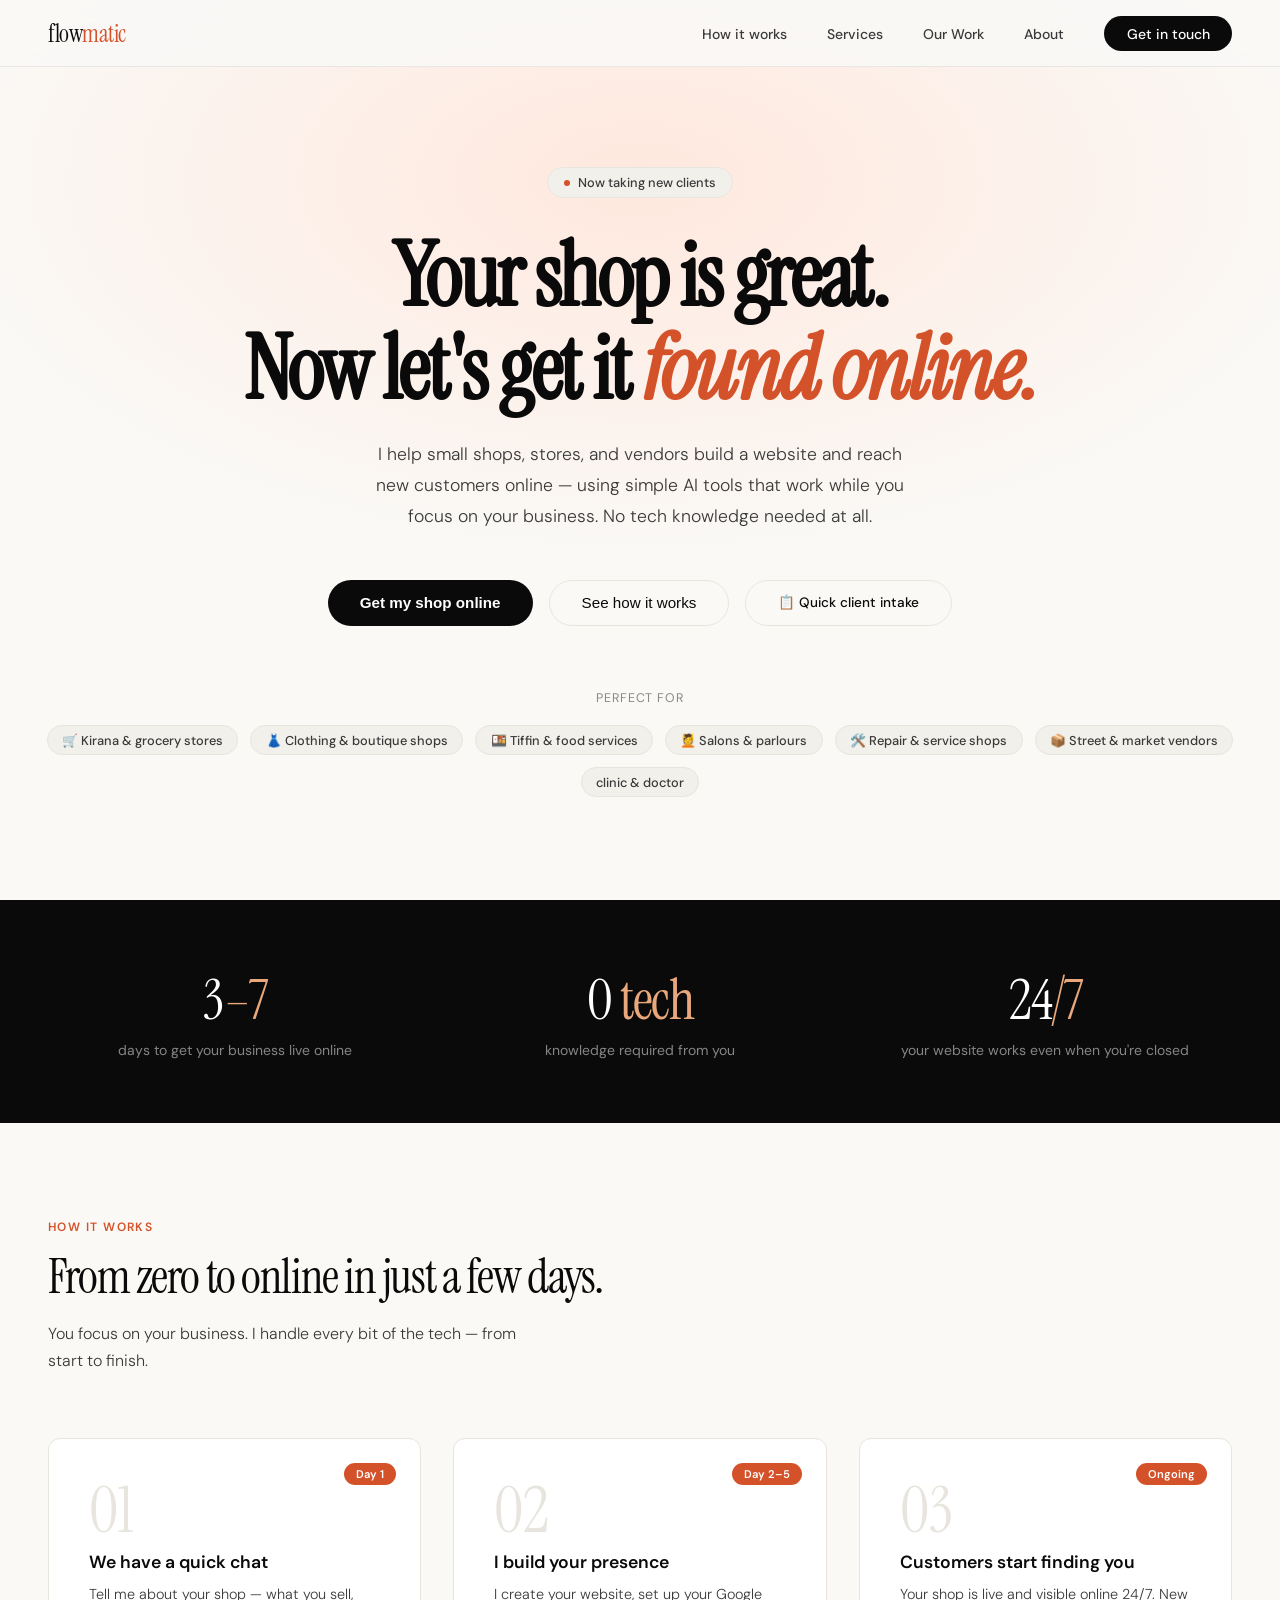
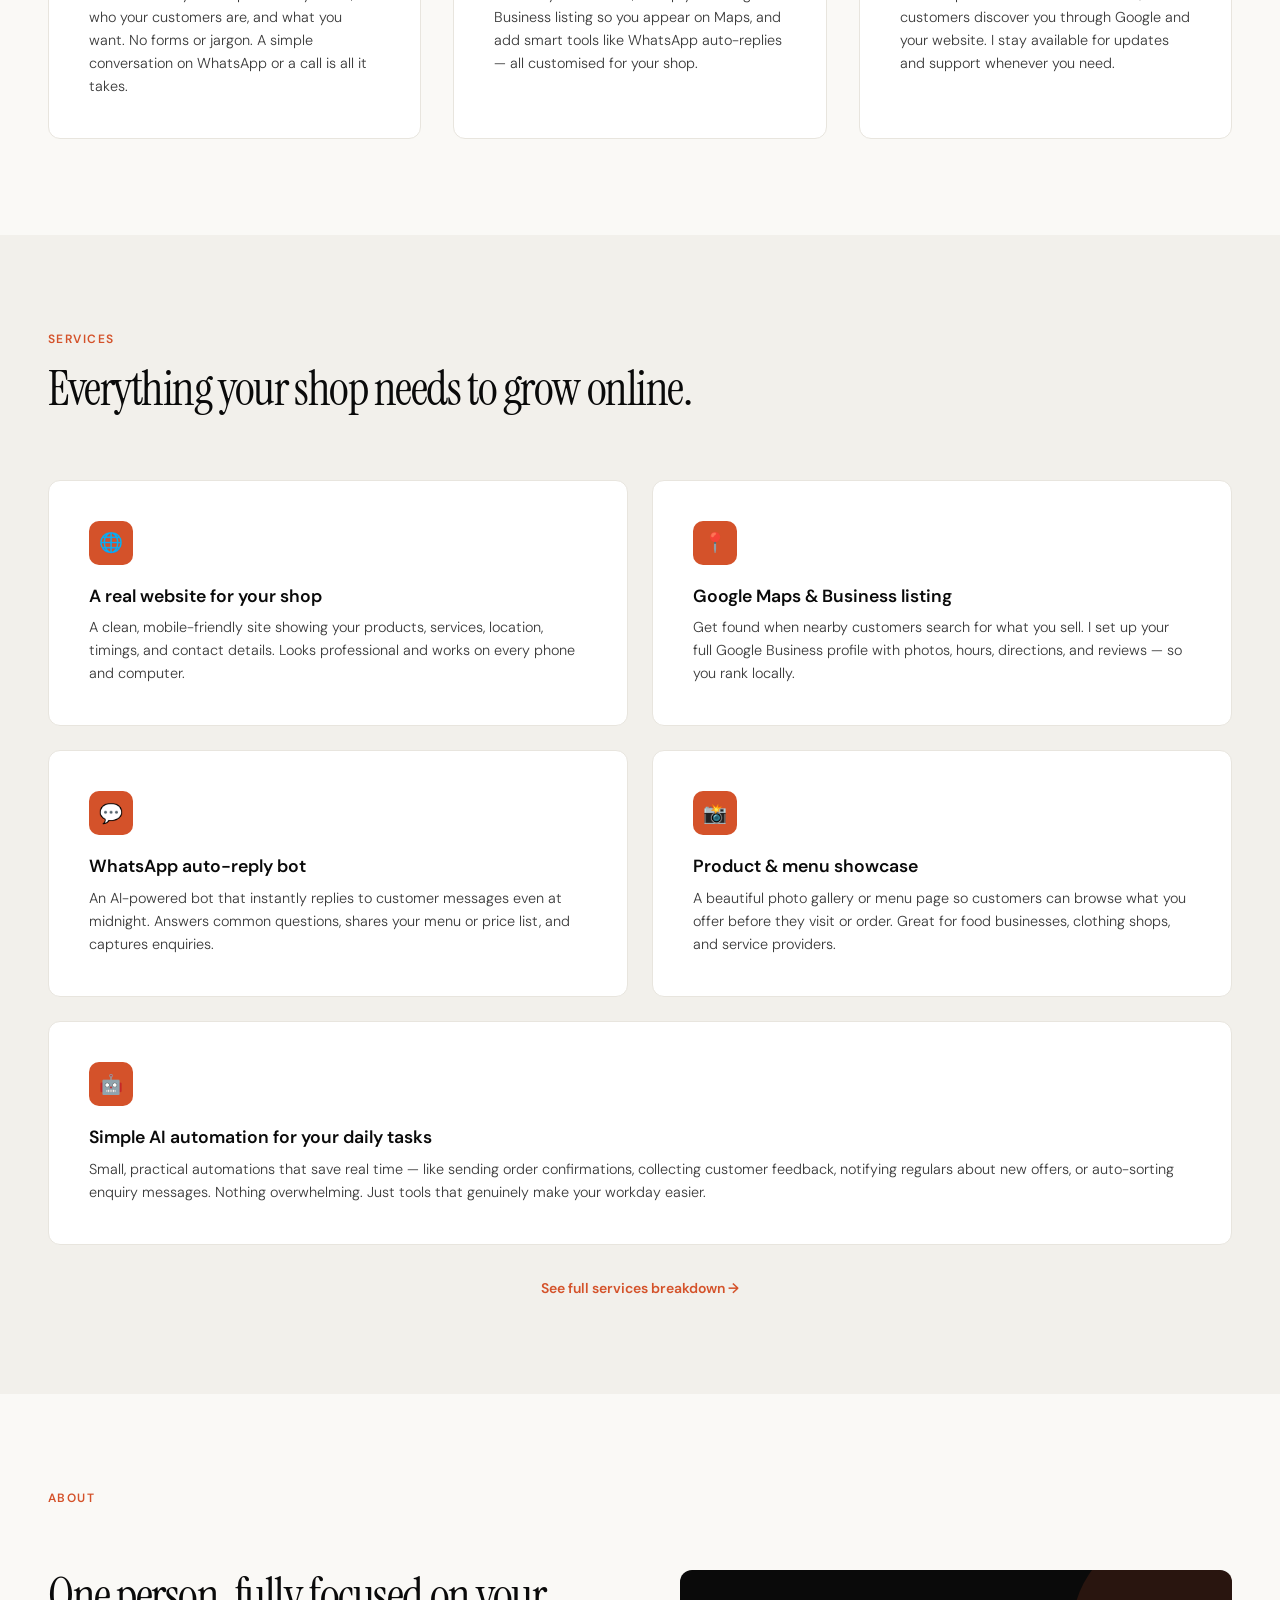
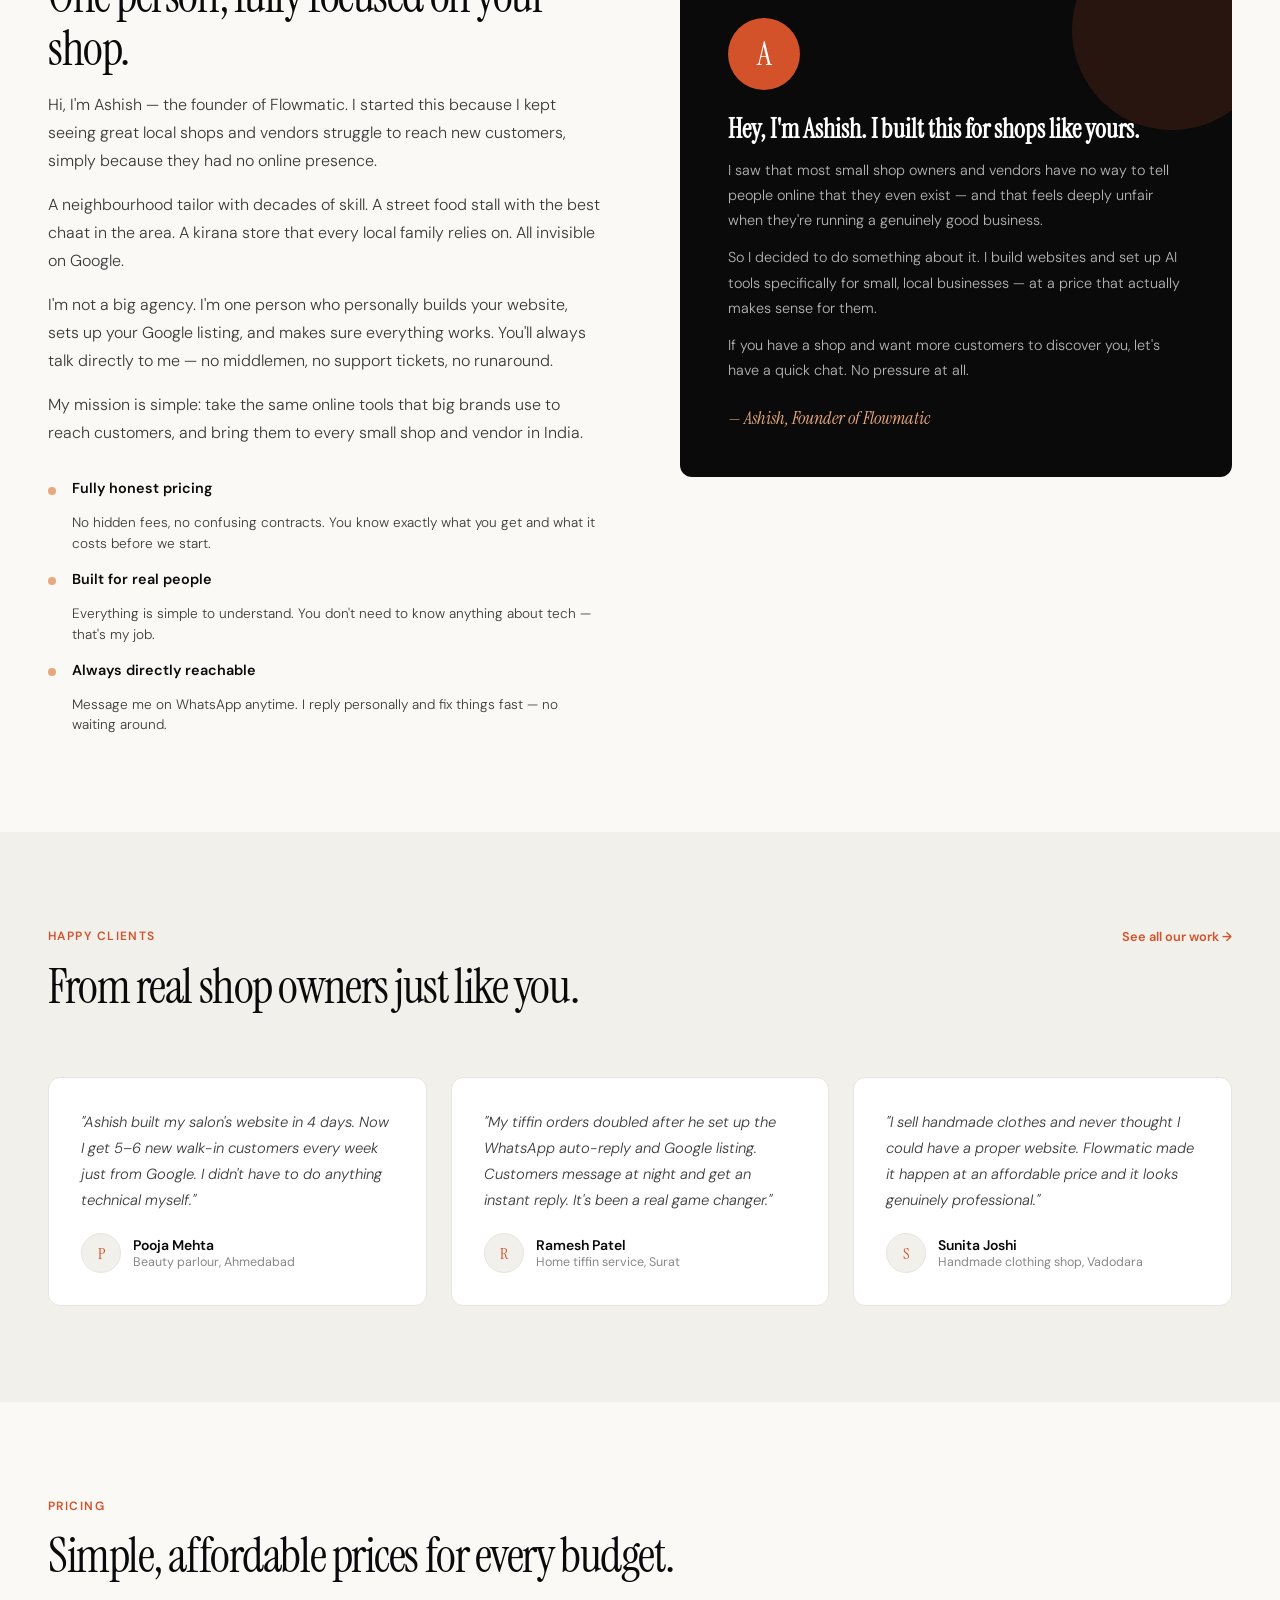
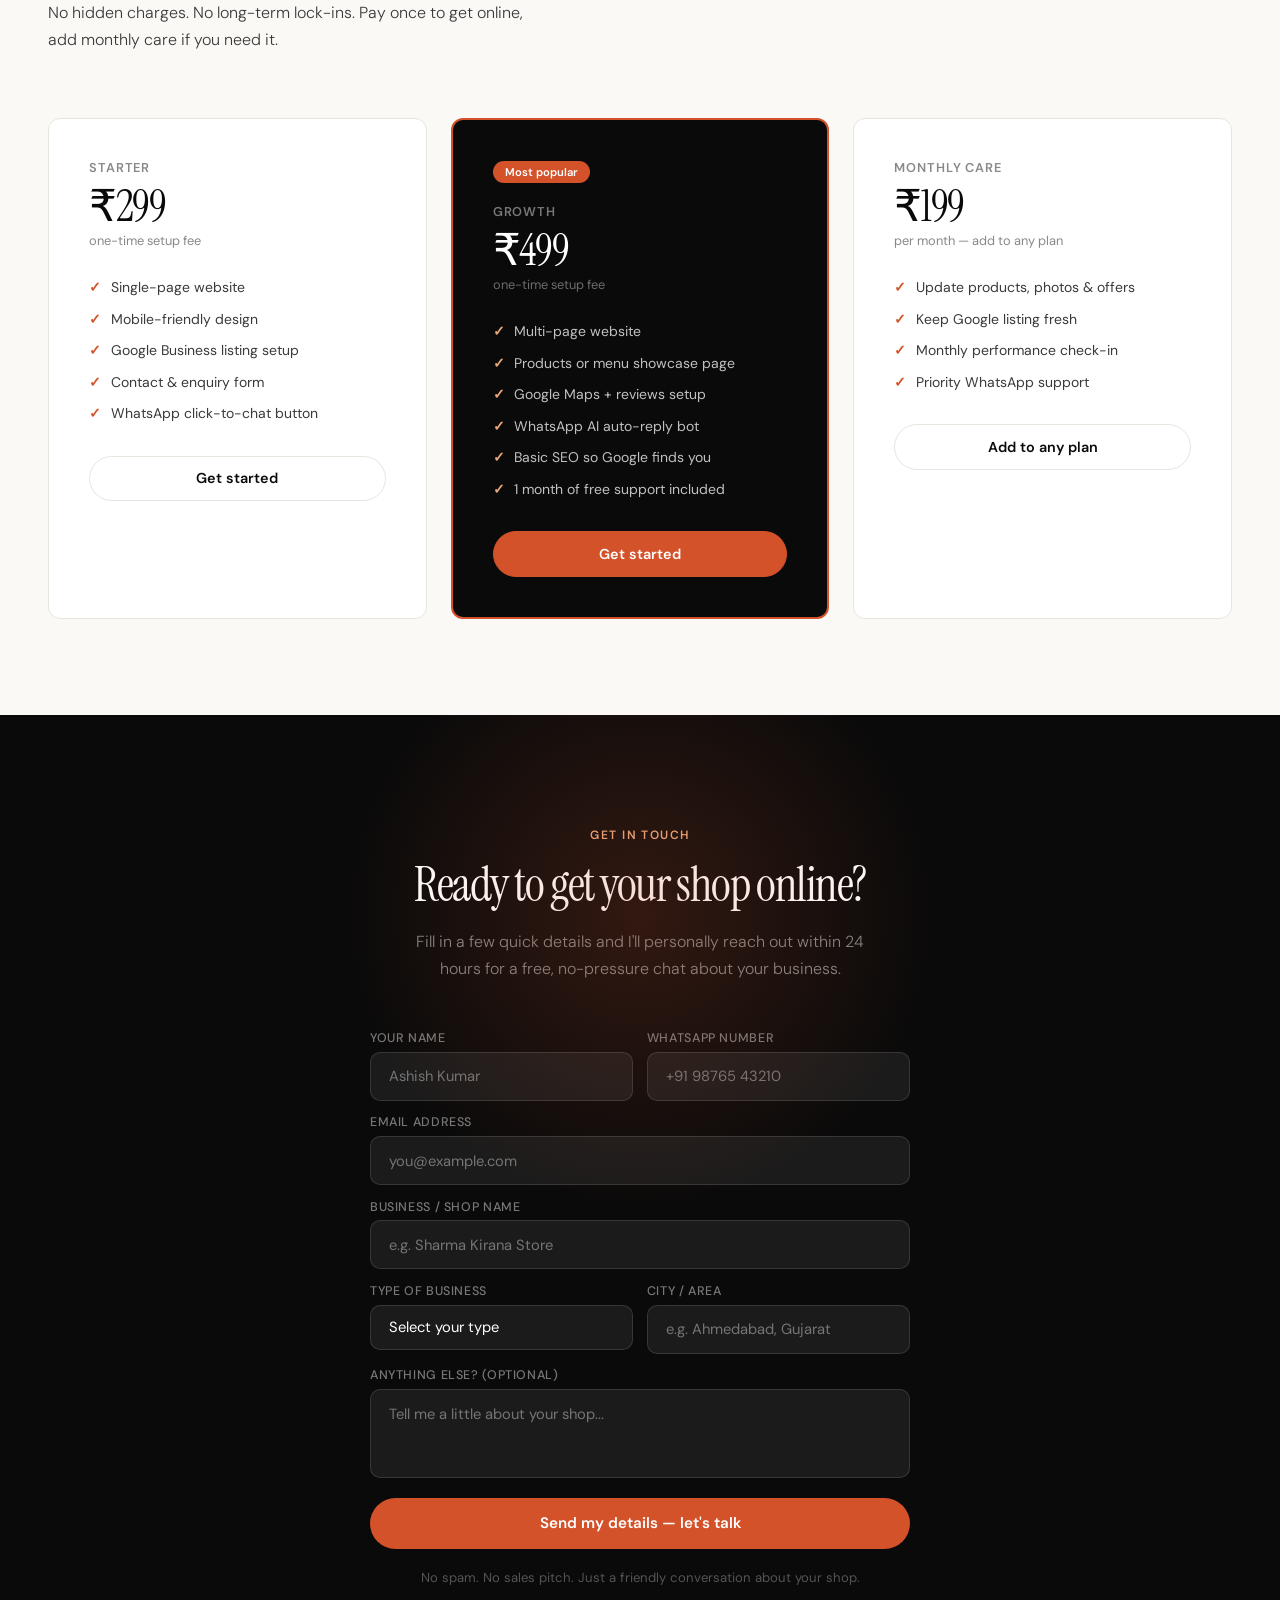
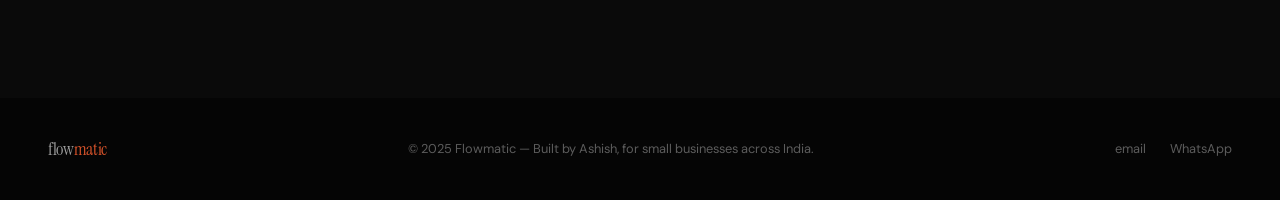
<file: index.html>
<!DOCTYPE html>
<html lang="en">
<head>
<meta charset="UTF-8"/>
<meta name="viewport" content="width=device-width,initial-scale=1.0"/>
<!-- Meta tags injected by JS from content.json -->
<link href="https://fonts.googleapis.com/css2?family=Instrument+Serif:ital@0;1&family=DM+Sans:wght@300;400;500;600&display=swap" rel="stylesheet"/>
<style>
*{margin:0;padding:0;box-sizing:border-box;}
:root{--ink:#0a0a0a;--ink2:#3a3a3a;--ink3:#888;--bg:#faf9f6;--bg2:#f2f0eb;--bg3:#e8e5de;--pop:#d4522a;--pop2:#e8a87c;--card:#fff;--r:12px;}
html{scroll-behavior:smooth;}
body{font-family:'DM Sans',sans-serif;background:var(--bg);color:var(--ink);overflow-x:hidden;}

/* Loading screen */
#loading{position:fixed;inset:0;background:#faf9f6;display:flex;align-items:center;justify-content:center;z-index:9999;transition:opacity .4s;}
#loading.hidden{opacity:0;pointer-events:none;}
.loading-logo{font-family:'Instrument Serif',serif;font-size:1.8rem;color:#0a0a0a;}
.loading-logo span{color:#d4522a;}

nav{position:fixed;top:0;left:0;right:0;z-index:100;display:flex;align-items:center;justify-content:space-between;padding:1.1rem 3rem;background:rgba(250,249,246,0.88);backdrop-filter:blur(12px);border-bottom:1px solid rgba(0,0,0,0.07);}
.logo{font-family:'Instrument Serif',serif;font-size:1.5rem;letter-spacing:-0.02em;color:var(--ink);text-decoration:none;}
.logo span{color:var(--pop);}
nav ul{list-style:none;display:flex;gap:2.5rem;}
nav ul a{text-decoration:none;font-size:.875rem;font-weight:500;color:var(--ink2);transition:color .2s;}
nav ul a:hover{color:var(--pop);}
.nav-cta{background:var(--ink);color:#fff!important;padding:.55rem 1.4rem;border-radius:100px;transition:background .2s!important;}
.nav-cta:hover{background:var(--pop)!important;}

#hero{min-height:100vh;display:flex;flex-direction:column;align-items:center;justify-content:center;text-align:center;padding:8rem 2rem 4rem;position:relative;overflow:hidden;}
.hero-bg{position:absolute;inset:0;background:radial-gradient(ellipse 80% 60% at 50% 20%,#ffe8de 0%,transparent 70%);pointer-events:none;}
.badge{display:inline-flex;align-items:center;gap:.5rem;background:var(--bg2);border:1px solid var(--bg3);border-radius:100px;padding:.4rem 1rem;font-size:.8rem;font-weight:500;color:var(--ink2);margin-bottom:2rem;}
.badge-dot{width:6px;height:6px;border-radius:50%;background:var(--pop);animation:pulse 2s infinite;}
@keyframes pulse{0%,100%{opacity:1;transform:scale(1)}50%{opacity:.6;transform:scale(1.3)}}
h1{font-family:'Instrument Serif',serif;font-size:clamp(2.8rem,7vw,5.5rem);line-height:1.05;letter-spacing:-.03em;color:var(--ink);max-width:900px;margin-bottom:1.5rem;}
h1 em{font-style:italic;color:var(--pop);}
.hero-sub{font-size:1.1rem;color:var(--ink2);max-width:540px;line-height:1.75;margin-bottom:3rem;font-weight:300;}
.hero-actions{display:flex;gap:1rem;flex-wrap:wrap;justify-content:center;}
.btn-primary{background:var(--ink);color:#fff;padding:.85rem 2rem;border-radius:100px;font-weight:600;font-size:.95rem;cursor:pointer;border:none;transition:all .2s;text-decoration:none;display:inline-block;}
.btn-primary:hover{background:var(--pop);transform:translateY(-1px);}
.btn-ghost{background:transparent;color:var(--ink);padding:.85rem 2rem;border-radius:100px;font-weight:500;font-size:.95rem;cursor:pointer;border:1.5px solid var(--bg3);transition:all .2s;text-decoration:none;display:inline-block;}
.btn-ghost:hover{border-color:var(--ink);background:var(--bg2);}
.biz-pills-wrap{margin-top:4rem;display:flex;flex-direction:column;align-items:center;gap:1.2rem;}
.biz-pills-wrap p{font-size:.78rem;color:var(--ink3);letter-spacing:.07em;text-transform:uppercase;}
.biz-row{display:flex;gap:.75rem;flex-wrap:wrap;justify-content:center;}
.biz-pill{background:var(--bg2);border:1px solid var(--bg3);border-radius:100px;padding:.35rem .9rem;font-size:.8rem;font-weight:500;color:var(--ink2);}

#stats{background:var(--ink);color:#fff;padding:4rem 3rem;display:grid;grid-template-columns:repeat(3,1fr);gap:2rem;text-align:center;}
.stat-num{font-family:'Instrument Serif',serif;font-size:3.5rem;letter-spacing:-.03em;}
.stat-num span{color:var(--pop2);}
.stat-label{font-size:.875rem;color:rgba(255,255,255,.5);margin-top:.3rem;}

section{padding:6rem 3rem;}
.section-label{font-size:.75rem;font-weight:600;letter-spacing:.12em;text-transform:uppercase;color:var(--pop);margin-bottom:1rem;}
.section-title{font-family:'Instrument Serif',serif;font-size:clamp(2rem,4vw,3rem);line-height:1.1;letter-spacing:-.03em;margin-bottom:1rem;}
.section-sub{color:var(--ink2);line-height:1.7;max-width:500px;font-weight:300;font-size:1rem;}

#how{background:var(--bg);}
.steps{display:grid;grid-template-columns:repeat(3,1fr);gap:2rem;margin-top:4rem;}
.step{padding:2.5rem;background:var(--card);border-radius:var(--r);border:1px solid var(--bg3);position:relative;}
.step-num{font-family:'Instrument Serif',serif;font-size:4rem;color:var(--bg3);line-height:1;margin-bottom:.5rem;}
.step h3{font-size:1.1rem;font-weight:600;margin-bottom:.6rem;}
.step p{font-size:.9rem;color:var(--ink2);line-height:1.6;font-weight:300;}
.step-tag{display:inline-block;background:var(--pop);color:#fff;font-size:.7rem;font-weight:600;padding:.25rem .75rem;border-radius:100px;position:absolute;top:1.5rem;right:1.5rem;}

#features{background:var(--bg2);}
.features-grid{display:grid;grid-template-columns:1fr 1fr;gap:1.5rem;margin-top:4rem;}
.feature-card{background:var(--card);border-radius:var(--r);border:1px solid var(--bg3);padding:2.5rem;transition:transform .2s,box-shadow .2s;}
.feature-card:hover{transform:translateY(-3px);box-shadow:0 12px 40px rgba(0,0,0,.07);}
.feature-card.wide{grid-column:span 2;}
.feature-icon{width:44px;height:44px;background:var(--pop);border-radius:10px;display:flex;align-items:center;justify-content:center;margin-bottom:1.25rem;font-size:1.2rem;}
.feature-card h3{font-size:1.1rem;font-weight:600;margin-bottom:.6rem;}
.feature-card p{font-size:.9rem;color:var(--ink2);line-height:1.6;font-weight:300;}

#about{background:var(--bg);}
.about-grid{display:grid;grid-template-columns:1fr 1fr;gap:5rem;align-items:start;margin-top:4rem;}
.about-visual{background:var(--ink);border-radius:var(--r);padding:3rem;color:#fff;position:relative;overflow:hidden;}
.about-visual::before{content:'';position:absolute;top:-40px;right:-40px;width:200px;height:200px;background:var(--pop);opacity:.15;border-radius:50%;}
.founder-initials{width:72px;height:72px;border-radius:50%;background:var(--pop);display:flex;align-items:center;justify-content:center;font-family:'Instrument Serif',serif;font-size:2rem;color:#fff;margin-bottom:1.5rem;}
.about-visual h3{font-family:'Instrument Serif',serif;font-size:1.6rem;line-height:1.25;margin-bottom:.75rem;}
.about-visual p{font-size:.9rem;line-height:1.75;color:rgba(255,255,255,.7);font-weight:300;margin-bottom:.75rem;}
.founder-sig{font-family:'Instrument Serif',serif;font-style:italic;color:var(--pop2);font-size:1.1rem;margin-top:1.5rem;}
.about-text p{color:var(--ink2);line-height:1.75;font-weight:300;font-size:1rem;margin-top:1rem;}
.values{display:grid;gap:1rem;margin-top:2rem;}
.value{display:flex;gap:1rem;align-items:flex-start;}
.value-dot{width:8px;height:8px;border-radius:50%;background:var(--pop2);flex-shrink:0;margin-top:.45rem;}
.value h4{font-size:.9rem;font-weight:600;margin-bottom:.2rem;}
.value p{font-size:.85rem;color:var(--ink2);font-weight:300;line-height:1.5;}

#testimonials{background:var(--bg2);}
.testi-grid{display:grid;grid-template-columns:repeat(3,1fr);gap:1.5rem;margin-top:4rem;}
.testi-card{background:var(--card);border-radius:var(--r);border:1px solid var(--bg3);padding:2rem;}
.testi-quote{font-size:.92rem;color:var(--ink2);line-height:1.75;font-weight:300;font-style:italic;margin-bottom:1.25rem;}
.testi-author{display:flex;align-items:center;gap:.75rem;}
.testi-av{width:40px;height:40px;border-radius:50%;background:var(--bg2);border:1px solid var(--bg3);display:flex;align-items:center;justify-content:center;font-family:'Instrument Serif',serif;font-size:1rem;color:var(--pop);}
.testi-name{font-size:.875rem;font-weight:600;}
.testi-biz{font-size:.78rem;color:var(--ink3);}

#pricing{background:var(--bg);}
.pricing-grid{display:grid;grid-template-columns:repeat(3,1fr);gap:1.5rem;margin-top:4rem;}
.price-card{background:var(--card);border-radius:var(--r);border:1px solid var(--bg3);padding:2.5rem;}
.price-card.featured{border:2px solid var(--pop);background:var(--ink);color:#fff;}
.price-badge{display:inline-block;background:var(--pop);color:#fff;font-size:.7rem;font-weight:600;padding:.25rem .75rem;border-radius:100px;margin-bottom:1.25rem;}
.price-tier{font-size:.8rem;font-weight:600;color:var(--ink3);text-transform:uppercase;letter-spacing:.07em;margin-bottom:.5rem;}
.price-card.featured .price-tier{color:rgba(255,255,255,.45);}
.price-amount{font-family:'Instrument Serif',serif;font-size:2.75rem;letter-spacing:-.03em;line-height:1;margin-bottom:.3rem;}
.price-card.featured .price-amount{color:#fff;}
.price-note{font-size:.8rem;color:var(--ink3);margin-bottom:1.75rem;}
.price-card.featured .price-note{color:rgba(255,255,255,.4);}
.price-list{list-style:none;display:grid;gap:.7rem;margin-bottom:2rem;}
.price-list li{font-size:.875rem;color:var(--ink2);display:flex;gap:.6rem;align-items:flex-start;line-height:1.45;}
.price-card.featured .price-list li{color:rgba(255,255,255,.75);}
.price-list li::before{content:'✓';color:var(--pop);font-weight:700;flex-shrink:0;}
.price-card.featured .price-list li::before{color:var(--pop2);}
.price-btn{width:100%;padding:.8rem;border-radius:100px;font-weight:600;font-size:.9rem;cursor:pointer;border:1.5px solid var(--bg3);background:transparent;color:var(--ink);transition:all .2s;font-family:'DM Sans',sans-serif;}
.price-btn:hover{background:var(--bg2);border-color:var(--ink);}
.price-card.featured .price-btn{background:var(--pop);color:#fff;border-color:var(--pop);}
.price-card.featured .price-btn:hover{background:#c0431e;}

#contact{background:var(--ink);color:#fff;text-align:center;padding:7rem 3rem;position:relative;overflow:hidden;}
#contact::before{content:'';position:absolute;top:-100px;left:50%;transform:translateX(-50%);width:600px;height:600px;background:radial-gradient(circle,rgba(212,82,42,.2) 0%,transparent 70%);pointer-events:none;}
#contact .section-label{color:var(--pop2);}
#contact .section-title{color:#fff;max-width:600px;margin:0 auto 1rem;}
#contact .section-sub{color:rgba(255,255,255,.5);margin:0 auto 3rem;max-width:460px;}
.contact-form-full{max-width:540px;margin:0 auto;display:grid;gap:.85rem;}
.form-row{display:grid;grid-template-columns:1fr 1fr;gap:.85rem;}
.form-field{display:flex;flex-direction:column;gap:.35rem;}
.form-field label{font-size:.78rem;font-weight:500;color:rgba(255,255,255,.45);letter-spacing:.05em;text-transform:uppercase;text-align:left;}
.form-field input,.form-field select,.form-field textarea{width:100%;padding:.85rem 1.15rem;border-radius:10px;border:1.5px solid rgba(255,255,255,.12);background:rgba(255,255,255,.07);color:#fff;font-size:.92rem;font-family:'DM Sans',sans-serif;outline:none;transition:border .2s;resize:none;}
.form-field input:focus,.form-field select:focus,.form-field textarea:focus{border-color:var(--pop2);}
.form-field select{appearance:none;cursor:pointer;}
.form-field select option{background:#1a1a1a;color:#fff;}
.form-field.error input,.form-field.error select,.form-field.error textarea{border-color:#e24b4a;}
.form-field .field-err{font-size:.75rem;color:#e8a87c;display:none;text-align:left;}
.form-field.error .field-err{display:block;}
.btn-send-full{width:100%;padding:.95rem;border-radius:100px;font-weight:600;font-size:.95rem;cursor:pointer;border:none;background:var(--pop);color:#fff;transition:all .2s;font-family:'DM Sans',sans-serif;margin-top:.4rem;}
.btn-send-full:hover{background:#c0431e;transform:translateY(-1px);}
.btn-send-full:disabled{opacity:.6;cursor:not-allowed;transform:none;}
.contact-note{margin-top:1.25rem;font-size:.82rem;color:rgba(255,255,255,.3);}
.success-msg{display:none;padding:1.5rem 2rem;background:rgba(26,122,74,.2);border:1px solid rgba(26,122,74,.4);border-radius:var(--r);color:#6fdc9e;font-size:.95rem;margin-top:1rem;max-width:480px;margin-left:auto;margin-right:auto;}

footer{background:#050505;color:rgba(255,255,255,.35);padding:2.5rem 3rem;display:flex;align-items:center;justify-content:space-between;font-size:.8rem;flex-wrap:wrap;gap:1rem;}
footer .logo{font-family:'Instrument Serif',serif;color:rgba(255,255,255,.6);font-size:1.1rem;text-decoration:none;}
footer .logo span{color:var(--pop);}

@keyframes fadeUp{from{opacity:0;transform:translateY(24px)}to{opacity:1;transform:translateY(0)}}
.fade-up{animation:fadeUp .7s ease both;}
.fade-up-2{animation:fadeUp .7s .15s ease both;}
.fade-up-3{animation:fadeUp .7s .3s ease both;}

@media(max-width:768px){
  nav{padding:1rem 1.5rem;}nav ul{display:none;}
  #stats{grid-template-columns:1fr;padding:3rem 1.5rem;}
  section{padding:4rem 1.5rem;}
  .steps,.features-grid,.about-grid,.testi-grid,.pricing-grid{grid-template-columns:1fr;}
  .feature-card.wide{grid-column:span 1;}
  h1{font-size:2.4rem;}
  .form-row{grid-template-columns:1fr;}
}
</style>
</head>
<body>

<div id="loading"><div class="loading-logo">flow<span>matic</span></div></div>

<!-- All HTML is injected by JS below -->
<div id="app"></div>

<script>
(function() {

function escHtml(s) {
  return String(s || '').replace(/&/g,'&amp;').replace(/</g,'&lt;').replace(/>/g,'&gt;').replace(/"/g,'&quot;');
}

function applyColors(c) {
  var r = document.documentElement.style;
  r.setProperty('--pop',  c.primary);
  r.setProperty('--pop2', c.secondary);
  r.setProperty('--bg',   c.background);
  r.setProperty('--ink',  c.ink);
}

function applyMeta(site) {
  document.title = site.pageTitle;
  function setMeta(name, val, prop) {
    var el = document.querySelector(prop ? '[property="'+name+'"]' : '[name="'+name+'"]');
    if (!el) { el = document.createElement('meta'); el[prop?'setAttribute':'setAttribute'](prop?'property':'name', name); document.head.appendChild(el); }
    el.setAttribute('content', val);
  }
  setMeta('description', site.metaDescription, false);
  setMeta('og:title', site.ogTitle, true);
  setMeta('og:description', site.ogDescription, true);
  setMeta('og:url', site.ogUrl, true);
  setMeta('og:type', 'website', true);
  setMeta('twitter:card', 'summary_large_image', false);
  if (site.faviconUrl) {
    var fav = document.querySelector('link[rel="shortcut icon"]') || document.createElement('link');
    fav.rel = 'shortcut icon'; fav.href = site.faviconUrl;
    document.head.appendChild(fav);
  }
}

function buildNav(d) {
  var links = (d.nav.links || []).map(function(l) {
    return '<li><a href="' + escHtml(l.href) + '"' + (l.cta ? ' class="nav-cta"' : '') + '>' + escHtml(l.label) + '</a></li>';
  }).join('');
  return '<nav><a href="/" class="logo">' + escHtml(d.site.brandFirst) + '<span>' + escHtml(d.site.brandAccent) + '</span></a><ul>' + links + '</ul></nav>';
}

function buildHero(d) {
  var h = d.hero;
  var pills = (h.pills || []).map(function(p) { return '<div class="biz-pill">' + escHtml(p) + '</div>'; }).join('');
  return '<section id="hero">' +
    '<div class="hero-bg"></div>' +
    '<div class="badge fade-up"><span class="badge-dot"></span>' + escHtml(h.badge) + '</div>' +
    '<h1 class="fade-up-2">' + escHtml(h.headlineLine1) + '<br>Now let\'s get it <em>' + escHtml(h.headlineLine2) + '</em></h1>' +
    '<p class="hero-sub fade-up-3">' + escHtml(h.subheading) + '</p>' +
    '<div class="hero-actions fade-up-3">' +
    '<button class="btn-primary" onclick="scrollTo(\'contact\')">' + escHtml(h.primaryBtn) + '</button>' +
    '<button class="btn-ghost" onclick="scrollTo(\'how\')">' + escHtml(h.secondaryBtn) + '</button>' +
    '<a href="pages/onboard.html" class="btn-ghost" style="font-size:.85rem;">📋 Quick client intake</a>' +
    '</div>' +
    '<div class="biz-pills-wrap"><p>Perfect for</p><div class="biz-row">' + pills + '</div></div>' +
    '</section>';
}

function buildStats(stats) {
  var items = stats.map(function(s) {
    return '<div><div class="stat-num">' + escHtml(s.number) + '<span>' + escHtml(s.suffix) + '</span></div><div class="stat-label">' + escHtml(s.label) + '</div></div>';
  }).join('');
  return '<div id="stats">' + items + '</div>';
}

function buildHow(d) {
  var h = d.howItWorks;
  var steps = (h.steps || []).map(function(s, i) {
    return '<div class="step"><div class="step-num">0' + (i+1) + '</div><div class="step-tag">' + escHtml(s.tag) + '</div><h3>' + escHtml(s.title) + '</h3><p>' + escHtml(s.body) + '</p></div>';
  }).join('');
  return '<section id="how"><div class="section-label">' + escHtml(h.label) + '</div>' +
    '<div class="section-title">' + escHtml(h.title) + '</div>' +
    '<p class="section-sub">' + escHtml(h.subtitle) + '</p>' +
    '<div class="steps">' + steps + '</div></section>';
}

function buildServices(d) {
  var s = d.services;
  var items = (s.items || []).map(function(f) {
    return '<div class="feature-card' + (f.wide ? ' wide' : '') + '"><div class="feature-icon">' + f.icon + '</div><h3>' + escHtml(f.title) + '</h3><p>' + escHtml(f.body) + '</p></div>';
  }).join('');
  return '<section id="features"><div class="section-label">' + escHtml(s.label) + '</div>' +
    '<div class="section-title">' + escHtml(s.title) + '</div>' +
    '<div class="features-grid">' + items + '</div>' +
    '<div style="margin-top:2rem;text-align:center;"><a href="pages/services.html" style="display:inline-block;color:var(--pop);font-size:.875rem;font-weight:600;text-decoration:none;">See full services breakdown →</a></div>' +
    '</section>';
}

function buildAbout(d) {
  var a = d.about;
  var paras = (a.paragraphs || []).map(function(p) { return '<p>' + escHtml(p) + '</p>'; }).join('');
  var vals  = (a.values || []).map(function(v) {
    return '<div class="value"><div class="value-dot"></div><div><h4>' + escHtml(v.title) + '</h4><p>' + escHtml(v.desc) + '</p></div></div>';
  }).join('');
  var fParas = (a.founderParagraphs || []).map(function(p) { return '<p>' + escHtml(p) + '</p>'; }).join('');
  return '<section id="about"><div class="section-label">' + escHtml(a.label) + '</div>' +
    '<div class="about-grid">' +
    '<div class="about-text"><div class="section-title">' + escHtml(a.title) + '</div>' + paras +
    '<div class="values">' + vals + '</div></div>' +
    '<div class="about-visual"><div class="founder-initials">' + escHtml(a.founderInitial) + '</div>' +
    '<h3>' + escHtml(a.founderHeading) + '</h3>' + fParas +
    '<div class="founder-sig">' + escHtml(a.founderSignature) + '</div></div>' +
    '</div></section>';
}

function buildTestimonials(d) {
  var t = d.testimonials;
  var items = (t.items || []).map(function(item) {
    return '<div class="testi-card"><div class="testi-quote">' + escHtml(item.quote) + '</div>' +
      '<div class="testi-author"><div class="testi-av">' + escHtml(item.initial) + '</div>' +
      '<div><div class="testi-name">' + escHtml(item.name) + '</div>' +
      '<div class="testi-biz">' + escHtml(item.business) + '</div></div></div></div>';
  }).join('');
  return '<section id="testimonials">' +
    '<div style="display:flex;align-items:center;justify-content:space-between;flex-wrap:wrap;gap:1rem;margin-bottom:1rem;">' +
    '<div class="section-label" style="margin-bottom:0;">' + escHtml(t.label) + '</div>' +
    '<a href="pages/portfolio.html" style="font-size:.8rem;color:var(--pop);text-decoration:none;font-weight:600;">See all our work →</a></div>' +
    '<div class="section-title">' + escHtml(t.title) + '</div>' +
    '<div class="testi-grid">' + items + '</div></section>';
}

function buildPricing(d) {
  var pr = d.pricing;
  var plans = (pr.plans || []).map(function(p) {
    var badge = p.badge ? '<div class="price-badge">' + escHtml(p.badge) + '</div>' : '';
    var feats = (p.features || []).map(function(f) { return '<li>' + escHtml(f) + '</li>'; }).join('');
    var planLabel = escHtml(p.tier) + ' — ₹' + escHtml(p.amount) + (p.note.indexOf('month') >= 0 ? '/month' : ' one-time');
    return '<div class="price-card' + (p.featured ? ' featured' : '') + '">' + badge +
      '<div class="price-tier">' + escHtml(p.tier) + '</div>' +
      '<div class="price-amount">₹' + escHtml(p.amount) + '</div>' +
      '<div class="price-note">' + escHtml(p.note) + '</div>' +
      '<ul class="price-list">' + feats + '</ul>' +
      '<button class="price-btn" onclick="selectPlan(\'' + planLabel + '\')">' + escHtml(p.buttonText) + '</button>' +
      '</div>';
  }).join('');
  return '<section id="pricing"><div class="section-label">' + escHtml(pr.label) + '</div>' +
    '<div class="section-title">' + escHtml(pr.title) + '</div>' +
    '<p class="section-sub">' + escHtml(pr.subtitle) + '</p>' +
    '<div class="pricing-grid">' + plans + '</div></section>';
}

function buildContact(d) {
  var c = d.contact;
  return '<section id="contact"><div class="section-label">' + escHtml(c.label) + '</div>' +
    '<div class="section-title">' + escHtml(c.title) + '</div>' +
    '<p class="section-sub">' + escHtml(c.subtitle) + '</p>' +
    '<div class="contact-form-full" id="contact-form-full">' +
    '<div class="form-row">' +
    '<div class="form-field" id="field-name"><label>Your name</label><input type="text" id="inp-name" placeholder="Ashish Kumar"/><span class="field-err">Please enter your name</span></div>' +
    '<div class="form-field" id="field-phone"><label>WhatsApp number</label><input type="tel" id="inp-phone" placeholder="+91 98765 43210"/><span class="field-err">Please enter your number</span></div>' +
    '</div>' +
    '<div class="form-field" id="field-email"><label>Email address</label><input type="email" id="inp-email" placeholder="you@example.com"/><span class="field-err">Please enter a valid email</span></div>' +
    '<div class="form-field" id="field-business"><label>Business / shop name</label><input type="text" id="inp-business" placeholder="e.g. Sharma Kirana Store"/><span class="field-err">Please enter your business name</span></div>' +
    '<div class="form-row">' +
    '<div class="form-field" id="field-type"><label>Type of business</label><select id="inp-type"><option value="" disabled selected>Select your type</option><option>Kirana / Grocery store</option><option>Clothing / Boutique</option><option>Tiffin / Food service</option><option>Salon / Parlour</option><option>Repair / Service shop</option><option>Street / Market vendor</option><option>Pharmacy / Medical</option><option>Stationery / Books</option><option>Other</option></select><span class="field-err">Please select your business type</span></div>' +
    '<div class="form-field" id="field-city"><label>City / Area</label><input type="text" id="inp-city" placeholder="e.g. Ahmedabad, Gujarat"/><span class="field-err">Please enter your city</span></div>' +
    '</div>' +
    '<div class="form-field"><label>Anything else? (optional)</label><textarea id="inp-msg" rows="3" placeholder="Tell me a little about your shop..."></textarea></div>' +
    '<button class="btn-send-full" id="submit-btn" onclick="submitContact()">' + escHtml(c.submitBtn) + '</button>' +
    '</div>' +
    '<div class="success-msg" id="success-msg">' + escHtml(c.successMessage) + '</div>' +
    '<div id="error-msg" style="display:none;margin-top:1rem;font-size:.85rem;color:#e8a87c;">Something went wrong. Please try WhatsApp or email directly.</div>' +
    '<div class="contact-note">' + escHtml(c.noteText) + '</div></section>';
}

function buildFooter(d) {
  var f = d.footer;
  var b1 = escHtml(d.site.brandFirst), b2 = escHtml(d.site.brandAccent);
  return '<footer>' +
    '<a href="/" class="logo">' + b1 + '<span>' + b2 + '</span></a>' +
    '<div>© ' + escHtml(f.copyright) + '</div>' +
    '<div style="display:flex;gap:1.5rem;">' +
    '<a href="mailto:' + escHtml(f.email) + '" style="color:rgba(255,255,255,.35);text-decoration:none;">' + escHtml(f.emailDisplay) + '</a>' +
    '<a href="https://wa.me/' + escHtml(f.whatsapp) + '" style="color:rgba(255,255,255,.35);text-decoration:none;">WhatsApp</a>' +
    '</div></footer>';
}

function buildPage(d) {
  applyMeta(d.site);
  applyColors(d.colors);
  var html =
    buildNav(d) +
    buildHero(d) +
    buildStats(d.stats) +
    buildHow(d) +
    buildServices(d) +
    buildAbout(d) +
    buildTestimonials(d) +
    buildPricing(d) +
    buildContact(d) +
    buildFooter(d);
  document.getElementById('app').innerHTML = html;
  initContactForm(d.contact.appsScriptUrl);
  // Hide loader
  setTimeout(function() {
    document.getElementById('loading').classList.add('hidden');
  }, 100);
}

function scrollTo(id) {
  var el = document.getElementById(id);
  if (el) el.scrollIntoView({behavior:'smooth'});
}
window.scrollTo = scrollTo;

// ── SELECT PLAN ──────────────────────────────────────────────
window.selectPlan = function(plan) {
  var msg = document.getElementById('inp-msg');
  if (msg) {
    msg.value = 'I am interested in the ' + plan + ' plan.';
    msg.style.borderColor = '#e8a87c';
    setTimeout(function() { msg.style.borderColor = ''; }, 1800);
  }
  var contact = document.getElementById('contact');
  if (contact) contact.scrollIntoView({behavior:'smooth'});
  setTimeout(function() {
    var n = document.getElementById('inp-name');
    if (n && !n.value.trim()) n.focus(); else if (msg) msg.focus();
  }, 600);
};

// ── CONTACT FORM ─────────────────────────────────────────────
function initContactForm(scriptUrl) {
  window.submitContact = function() {
    var btn = document.getElementById('submit-btn');
    var errMsg = document.getElementById('error-msg');
    errMsg.style.display = 'none';
    var ok = true;
    function chk(id, fid, test) {
      var val = document.getElementById(id).value.trim();
      var field = document.getElementById(fid);
      if (!test(val)) { field.classList.add('error'); ok = false; }
      else field.classList.remove('error');
      return val;
    }
    var name     = chk('inp-name',     'field-name',     function(v){ return v.length > 0; });
    var phone    = chk('inp-phone',    'field-phone',    function(v){ return v.length >= 7; });
    var email    = chk('inp-email',    'field-email',    function(v){ return v.indexOf('@') > 0; });
    var business = chk('inp-business', 'field-business', function(v){ return v.length > 0; });
    var type     = chk('inp-type',     'field-type',     function(v){ return v.length > 0; });
    var city     = chk('inp-city',     'field-city',     function(v){ return v.length > 0; });
    if (!ok) return;
    btn.disabled = true; btn.textContent = 'Sending...';
    fetch(scriptUrl, {
      method:'POST', mode:'no-cors',
      headers:{'Content-Type':'application/json'},
      body: JSON.stringify({name:name,phone:phone,email:email,business:business,type:type,city:city,message:document.getElementById('inp-msg').value.trim(),contact:phone+' / '+email,source:'landing page'})
    })
    .then(function(){
      document.getElementById('contact-form-full').style.display='none';
      document.getElementById('success-msg').style.display='block';
    })
    .catch(function(){
      btn.disabled=false; btn.textContent='Send my details — let\'s talk';
      errMsg.style.display='block';
    });
  };
}

// ── CONTENT DATA (embedded from content.json) ────────────────
// This is updated automatically when you publish from the admin panel.
// To edit: use /admin, then click Publish — or edit content.json directly.
var CONTENT_DATA = {
  "site": {
    "brandFirst": "flow",
    "brandAccent": "matic",
    "tagline": "Get Your Shop Online",
    "pageTitle": "Flowmatic — Get Your Shop Online",
    "metaDescription": "I help small shops and vendors build a website and reach new customers online. No tech knowledge needed.",
    "faviconUrl": "/img/flowmatic_favicon.png",
    "ogTitle": "Flowmatic — Get Your Shop Online",
    "ogDescription": "Website, Google Maps listing and WhatsApp bot for your shop. Done in 3–7 days from ₹3,999.",
    "ogUrl": "https://flowmaticai.netlify.app"
  },
  "colors": {
    "primary": "#d4522a",
    "secondary": "#e8a87c",
    "background": "#faf9f6",
    "ink": "#0a0a0a"
  },
  "nav": {
    "links": [
      { "label": "How it works", "href": "#how", "cta": false },
      { "label": "Services",     "href": "pages/services.html", "cta": false },
      { "label": "Our Work",     "href": "pages/portfolio.html", "cta": false },
      { "label": "About",        "href": "#about", "cta": false },
      { "label": "Get in touch", "href": "#contact", "cta": true }
    ]
  },
  "hero": {
    "badge": "Now taking new clients",
    "headlineLine1": "Your shop is great.",
    "headlineLine2": "found online.",
    "subheading": "I help small shops, stores, and vendors build a website and reach new customers online — using simple AI tools that work while you focus on your business. No tech knowledge needed at all.",
    "primaryBtn": "Get my shop online",
    "secondaryBtn": "See how it works",
    "pills": [
      "🛒 Kirana & grocery stores",
      "👗 Clothing & boutique shops",
      "🍱 Tiffin & food services",
      "💆 Salons & parlours",
      "🛠️ Repair & service shops",
      "📦 Street & market vendors"
    ]
  },
  "stats": [
    { "number": "3", "suffix": "–7", "label": "days to get your business live online" },
    { "number": "₹0", "suffix": " tech", "label": "knowledge required from you" },
    { "number": "24", "suffix": "/7", "label": "your website works even when you're closed" }
  ],
  "howItWorks": {
    "label": "How it works",
    "title": "From zero to online in just a few days.",
    "subtitle": "You focus on your business. I handle every bit of the tech — from start to finish.",
    "steps": [
      { "tag": "Day 1",   "title": "We have a quick chat",        "body": "Tell me about your shop — what you sell, who your customers are, and what you want. No forms or jargon. A simple conversation on WhatsApp or a call is all it takes." },
      { "tag": "Day 2–5", "title": "I build your presence",       "body": "I create your website, set up your Google Business listing so you appear on Maps, and add smart tools like WhatsApp auto-replies — all customised for your shop." },
      { "tag": "Ongoing", "title": "Customers start finding you", "body": "Your shop is live and visible online 24/7. New customers discover you through Google and your website. I stay available for updates and support whenever you need." }
    ]
  },
  "services": {
    "label": "Services",
    "title": "Everything your shop needs to grow online.",
    "items": [
      { "icon": "🌐", "title": "A real website for your shop",              "body": "A clean, mobile-friendly site showing your products, services, location, timings, and contact details. Looks professional and works on every phone and computer.", "wide": false },
      { "icon": "📍", "title": "Google Maps & Business listing",            "body": "Get found when nearby customers search for what you sell. I set up your full Google Business profile with photos, hours, directions, and reviews — so you rank locally.", "wide": false },
      { "icon": "💬", "title": "WhatsApp auto-reply bot",                   "body": "An AI-powered bot that instantly replies to customer messages even at midnight. Answers common questions, shares your menu or price list, and captures enquiries.", "wide": false },
      { "icon": "📸", "title": "Product & menu showcase",                   "body": "A beautiful photo gallery or menu page so customers can browse what you offer before they visit or order. Great for food businesses, clothing shops, and service providers.", "wide": false },
      { "icon": "🤖", "title": "Simple AI automation for your daily tasks", "body": "Small, practical automations that save real time — like sending order confirmations, collecting customer feedback, notifying regulars about new offers, or auto-sorting enquiry messages. Nothing overwhelming. Just tools that genuinely make your workday easier.", "wide": true }
    ]
  },
  "about": {
    "label": "About",
    "title": "One person, fully focused on your shop.",
    "paragraphs": [
      "Hi, I'm Ashish — the founder of Flowmatic. I started this because I kept seeing great local shops and vendors struggle to reach new customers, simply because they had no online presence.",
      "A neighbourhood tailor with decades of skill. A street food stall with the best chaat in the area. A kirana store that every local family relies on. All invisible on Google.",
      "I'm not a big agency. I'm one person who personally builds your website, sets up your Google listing, and makes sure everything works. You'll always talk directly to me — no middlemen, no support tickets, no runaround.",
      "My mission is simple: take the same online tools that big brands use to reach customers, and bring them to every small shop and vendor in India."
    ],
    "values": [
      { "title": "Fully honest pricing",     "desc": "No hidden fees, no confusing contracts. You know exactly what you get and what it costs before we start." },
      { "title": "Built for real people",    "desc": "Everything is simple to understand. You don't need to know anything about tech — that's my job." },
      { "title": "Always directly reachable","desc": "Message me on WhatsApp anytime. I reply personally and fix things fast — no waiting around." }
    ],
    "founderInitial": "A",
    "founderHeading": "Hey, I'm Ashish. I built this for shops like yours.",
    "founderParagraphs": [
      "I saw that most small shop owners and vendors have no way to tell people online that they even exist — and that feels deeply unfair when they're running a genuinely good business.",
      "So I decided to do something about it. I build websites and set up AI tools specifically for small, local businesses — at a price that actually makes sense for them.",
      "If you have a shop and want more customers to discover you, let's have a quick chat. No pressure at all."
    ],
    "founderSignature": "— Ashish, Founder of Flowmatic"
  },
  "testimonials": {
    "label": "Happy clients",
    "title": "From real shop owners just like you.",
    "items": [
      { "quote": "\"Ashish built my salon's website in 4 days. Now I get 5–6 new walk-in customers every week just from Google. I didn't have to do anything technical myself.\"", "name": "Pooja Mehta",  "business": "Beauty parlour, Ahmedabad",      "initial": "P" },
      { "quote": "\"My tiffin orders doubled after he set up the WhatsApp auto-reply and Google listing. Customers message at night and get an instant reply. It's been a real game changer.\"", "name": "Ramesh Patel", "business": "Home tiffin service, Surat",       "initial": "R" },
      { "quote": "\"I sell handmade clothes and never thought I could have a proper website. Flowmatic made it happen at an affordable price and it looks genuinely professional.\"",        "name": "Sunita Joshi", "business": "Handmade clothing shop, Vadodara", "initial": "S" }
    ]
  },
  "pricing": {
    "label": "Pricing",
    "title": "Simple, affordable prices for every budget.",
    "subtitle": "No hidden charges. No long-term lock-ins. Pay once to get online, add monthly care if you need it.",
    "plans": [
      {
        "tier": "Starter",
        "amount": "3,999",
        "note": "one-time setup fee",
        "featured": false,
        "badge": "",
        "buttonText": "Get started",
        "features": ["Single-page website","Mobile-friendly design","Google Business listing setup","Contact & enquiry form","WhatsApp click-to-chat button"]
      },
      {
        "tier": "Growth",
        "amount": "7,999",
        "note": "one-time setup fee",
        "featured": true,
        "badge": "Most popular",
        "buttonText": "Get started",
        "features": ["Multi-page website","Products or menu showcase page","Google Maps + reviews setup","WhatsApp AI auto-reply bot","Basic SEO so Google finds you","1 month of free support included"]
      },
      {
        "tier": "Monthly Care",
        "amount": "999",
        "note": "per month — add to any plan",
        "featured": false,
        "badge": "",
        "buttonText": "Add to any plan",
        "features": ["Update products, photos & offers","Keep Google listing fresh","Monthly performance check-in","Priority WhatsApp support"]
      }
    ]
  },
  "contact": {
    "label": "Get in touch",
    "title": "Ready to get your shop online?",
    "subtitle": "Fill in a few quick details and I'll personally reach out within 24 hours for a free, no-pressure chat about your business.",
    "submitBtn": "Send my details — let's talk",
    "successMessage": "Got it! Ashish will reach out to you personally within 24 hours. Talk soon!",
    "noteText": "No spam. No sales pitch. Just a friendly conversation about your shop.",
    "appsScriptUrl": "https://script.google.com/macros/s/AKfycbyNP1dpmsA6EVnOoMRdCaRKEed_tnP-iOIEbdKxLV2jM1WcG2Cz4cb97CySRHWpXpMU/exec"
  },
  "footer": {
    "copyright": "2025 Flowmatic — Built by Ashish, for small businesses across India.",
    "email": "ashishkushwaha88643@gmail.com",
    "emailDisplay": "hello@bizautomate.io",
    "whatsapp": "919773174942"
  }
}
;

// Try fetching fresh content.json first (for Netlify deploys),
// fall back to embedded data if fetch fails (works offline / local)
var fetchFailed = false;
fetch('content.json?v=' + Date.now())
  .then(function(r) {
    if (!r.ok) throw new Error('HTTP ' + r.status);
    return r.json();
  })
  .then(function(data) {
    buildPage(data);
  })
  .catch(function() {
    // Use embedded data — works even if content.json can't be fetched
    buildPage(CONTENT_DATA);
  });

})();
</script>
</body>
</html>
</file>
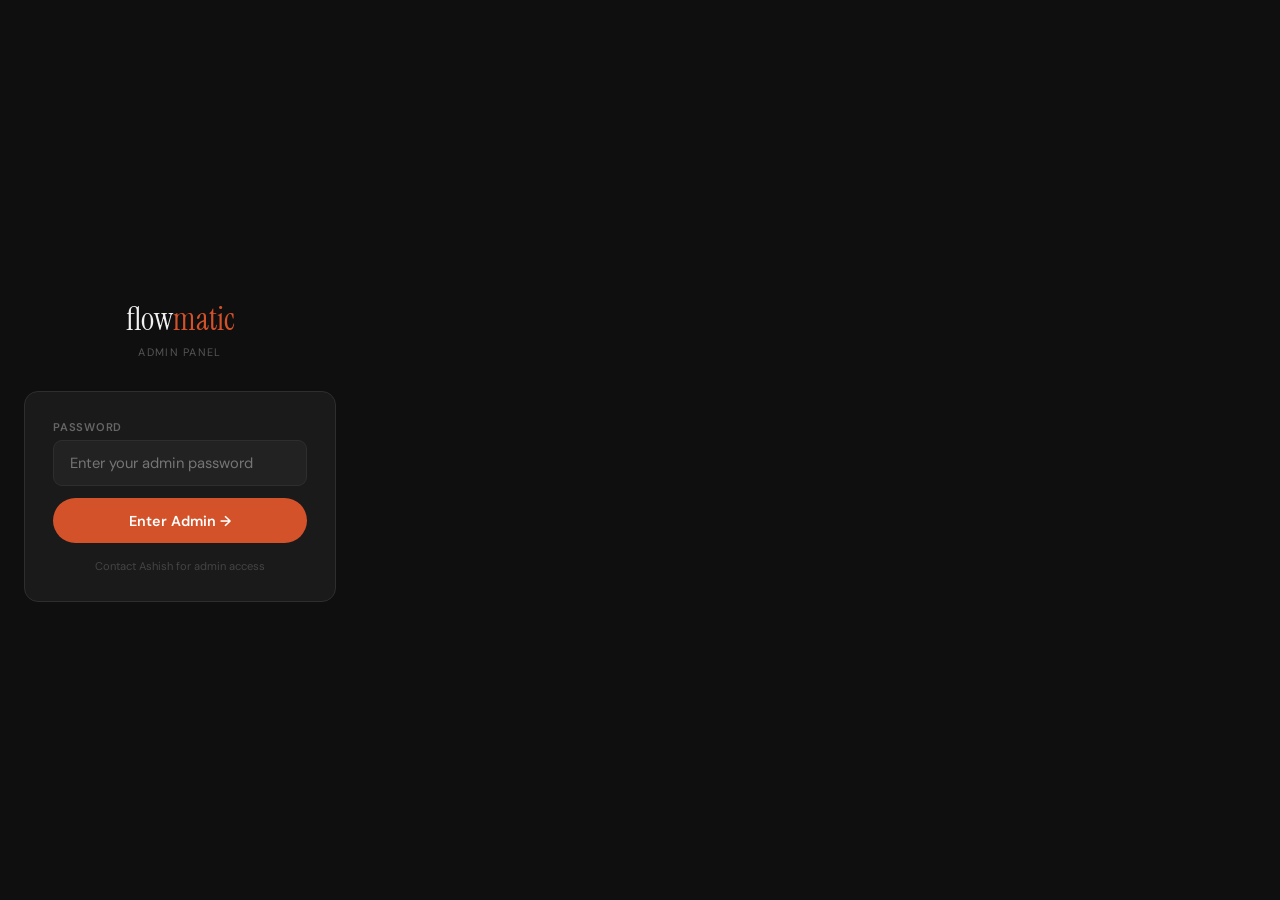
<file: admin.html>
<!DOCTYPE html>
<html lang="en">
<head>
<meta charset="UTF-8"/>
<meta name="viewport" content="width=device-width,initial-scale=1.0"/>
<meta http-equiv="Cache-Control" content="no-cache,no-store,must-revalidate"/>
<title>Flowmatic Admin</title>
<link href="https://fonts.googleapis.com/css2?family=Instrument+Serif:ital@0;1&family=DM+Sans:wght@300;400;500;600&display=swap" rel="stylesheet"/>
<link rel="stylesheet" href="admin.css"/>
<style>
/* ── Extra styles for preview overlay + new features ── */
.save-indicator{display:flex;align-items:center;gap:.5rem;font-size:.75rem;color:var(--t3);padding:.4rem .5rem;}
.save-dot{width:7px;height:7px;border-radius:50%;background:var(--t3);flex-shrink:0;}
.save-dot.saved{background:var(--green);}
.save-dot.saving{background:var(--pop2);animation:blink 1s infinite;}
.save-dot.error{background:#e24b4a;}
@keyframes blink{0%,100%{opacity:1}50%{opacity:.2}}

.sidebar-foot{padding:.6rem;border-top:1px solid var(--b1);display:flex;flex-direction:column;gap:.4rem;}
.foot-row{display:flex;gap:.4rem;}
.btn-exp{flex:1;background:var(--pop);color:#fff;border:none;padding:.6rem;border-radius:var(--r);font-size:.78rem;font-weight:600;cursor:pointer;font-family:'DM Sans',sans-serif;}
.btn-exp:hover{background:#b83d1e;}
.btn-exp:disabled{opacity:.4;cursor:not-allowed;}
.btn-prev{background:var(--bg4);color:var(--t1);border:1px solid var(--b2);padding:.6rem .8rem;border-radius:var(--r);font-size:.78rem;cursor:pointer;font-family:'DM Sans',sans-serif;}
.btn-logout{width:100%;background:transparent;border:1px solid var(--b2);color:var(--t3);padding:.5rem;border-radius:var(--r);font-size:.75rem;cursor:pointer;font-family:'DM Sans',sans-serif;}
.btn-logout:hover{color:#e24b4a;border-color:#e24b4a;}

/* Preview overlay */
#preview-overlay{display:none;position:fixed;inset:0;background:#000;z-index:1000;flex-direction:column;}
#preview-overlay.open{display:flex;}
.preview-topbar{background:#1a1a1a;border-bottom:1px solid #2e2e2e;padding:.6rem 1rem;display:flex;align-items:center;gap:.75rem;flex-shrink:0;}
.preview-topbar select{background:#222;border:1px solid #3a3a3a;color:#f0f0f0;padding:.35rem .6rem;border-radius:6px;font-size:.78rem;font-family:'DM Sans',sans-serif;outline:none;}
.preview-topbar .ptitle{font-size:.82rem;font-weight:600;color:#f0f0f0;flex:1;}
.preview-close{background:#d4522a;color:#fff;border:none;padding:.35rem .9rem;border-radius:6px;font-size:.78rem;cursor:pointer;font-family:'DM Sans',sans-serif;}
.preview-device-btns{display:flex;gap:.3rem;}
.preview-device-btn{background:#222;border:1px solid #3a3a3a;color:#aaa;padding:.3rem .6rem;border-radius:5px;font-size:.72rem;cursor:pointer;font-family:'DM Sans',sans-serif;}
.preview-device-btn.on{background:#d4522a;color:#fff;border-color:#d4522a;}
#preview-wrap{flex:1;display:flex;align-items:center;justify-content:center;background:#111;overflow:hidden;padding:1rem;}
#preview-frame{border:none;background:#fff;border-radius:6px;transition:width .3s,height .3s;}
#preview-frame.desktop{width:100%;height:100%;}
#preview-frame.tablet{width:768px;height:100%;max-height:100%;}
#preview-frame.mobile{width:390px;height:844px;max-height:100%;}

/* GitHub panel */
.gh-card{background:#0e1f4a;border:1px solid #1e3a8a;border-radius:var(--r2);padding:1.25rem;margin-bottom:1rem;}
.gh-card h3{color:#93c5fd;font-size:.85rem;font-weight:600;margin-bottom:.4rem;}
.gh-card p{color:#93c5fd;font-size:.75rem;line-height:1.6;opacity:.75;margin-bottom:.75rem;}
.gh-input{width:100%;background:rgba(255,255,255,.07);border:1px solid rgba(255,255,255,.12);border-radius:6px;padding:.55rem .75rem;color:#f0f0f0;font-size:.82rem;font-family:'DM Sans',sans-serif;outline:none;margin-bottom:.4rem;}
.gh-input:focus{border-color:#93c5fd;}
.gh-input::placeholder{color:rgba(255,255,255,.25);}
.btn-gh-save{background:#1e3a8a;color:#93c5fd;border:1px solid #2563eb;padding:.45rem .9rem;border-radius:6px;font-size:.75rem;cursor:pointer;font-family:'DM Sans',sans-serif;font-weight:600;}
.btn-gh-save:hover{background:#2563eb;color:#fff;}
.gh-status{font-size:.7rem;color:#93c5fd;opacity:.6;margin-top:.35rem;}
.btn-publish-big{width:100%;background:linear-gradient(135deg,#1e3a8a,#2563eb);color:#fff;border:none;padding:.7rem;border-radius:var(--r);font-size:.85rem;font-weight:700;cursor:pointer;font-family:'DM Sans',sans-serif;letter-spacing:.02em;margin-bottom:.5rem;}
.btn-publish-big:hover{background:linear-gradient(135deg,#2563eb,#3b82f6);}
.btn-publish-big:disabled{opacity:.4;cursor:not-allowed;}

/* Security panel */
.pwd-form{display:grid;gap:.75rem;}
.btn-change-pwd{background:var(--pop);color:#fff;border:none;padding:.65rem 1.25rem;border-radius:var(--r);font-size:.82rem;font-weight:600;cursor:pointer;font-family:'DM Sans',sans-serif;}
.pwd-status{font-size:.75rem;margin-top:.25rem;}

/* About paragraphs */
.para-rb{background:var(--bg3);border:1px solid var(--b1);border-radius:var(--r);padding:.85rem 1rem .85rem 1.8rem;margin-bottom:.5rem;position:relative;}
.para-num{position:absolute;top:.75rem;left:.6rem;width:16px;height:16px;background:var(--popdim);color:var(--pop2);border-radius:3px;font-size:.6rem;font-weight:700;display:flex;align-items:center;justify-content:center;}
.para-del{position:absolute;top:.6rem;right:.6rem;background:none;border:none;color:var(--t3);cursor:pointer;font-size:.82rem;}.para-del:hover{color:#e24b4a;}
</style>
</head>
<body>

<!-- ════════ SIDEBAR ════════ -->
<div id="sidebar">
  <div class="brand">
    <div class="brand-name">flow<span>matic</span></div>
    <span class="brand-tag">ADMIN</span>
  </div>
  <div class="nav-scroll">

    <div class="nav-group">Homepage</div>
    <button class="nav-btn on" data-panel="general">⚙️ General &amp; SEO</button>
    <button class="nav-btn" data-panel="colors">🎨 Colors</button>
    <button class="nav-btn" data-panel="nav">🔗 Navigation</button>
    <button class="nav-btn" data-panel="hero">🏠 Hero section</button>
    <button class="nav-btn" data-panel="stats">📊 Stats bar</button>
    <button class="nav-btn" data-panel="how">📋 How it works</button>
    <button class="nav-btn" data-panel="homeservices">⭐ Services (home)</button>
    <button class="nav-btn" data-panel="about">👤 About &amp; Founder</button>
    <button class="nav-btn" data-panel="testi">💬 Testimonials</button>
    <button class="nav-btn" data-panel="pricing">💰 Pricing</button>
    <button class="nav-btn" data-panel="contact">📩 Contact form</button>
    <button class="nav-btn" data-panel="footer">📄 Footer</button>

    <div class="nav-group">Portfolio page</div>
    <button class="nav-btn" data-panel="portfolio">🖼️ Portfolio projects</button>
    <button class="nav-btn" data-panel="portfoliostats">📈 Portfolio stats</button>

    <div class="nav-group">Services page</div>
    <button class="nav-btn" data-panel="svcpage">🛠️ Service items</button>
    <button class="nav-btn" data-panel="faq">❓ FAQ</button>

    <div class="nav-group">Publish &amp; Settings</div>
    <button class="nav-btn" data-panel="github">🚀 Publish to Netlify</button>
    <button class="nav-btn" data-panel="security">🔒 Security</button>

  </div>
  <div class="sidebar-foot">
    <div class="save-indicator"><div class="save-dot" id="save-dot"></div><span id="save-label">Loading...</span></div>
    <div class="foot-row">
      <button class="btn-prev" id="btn-preview-index" data-preview="index">👁 Preview</button>
      <button class="btn-exp btn-publish-big" id="btn-publish" disabled style="padding:.6rem;font-size:.78rem;margin:0;">🚀 Publish</button>
    </div>
    <button class="btn-logout" id="btn-logout">← Logout</button>
  </div>
</div>

<!-- ════════ MAIN ════════ -->
<div id="main">

  <!-- ── GENERAL ── -->
  <div class="panel on" id="p-general">
    <div class="ph"><h2>General &amp; SEO</h2><p>Brand name, page title, meta description and social sharing tags.</p></div>
    <div class="card">
      <div class="ct">Brand name</div>
      <div class="row2">
        <div class="f"><label>First part</label><input id="g-b1" data-path="site.brandFirst"/></div>
        <div class="f"><label>Accent part (shown in colour)</label><input id="g-b2" data-path="site.brandAccent"/></div>
      </div>
    </div>
    <div class="card">
      <div class="ct">SEO &amp; meta</div>
      <div class="f"><label>Page title (browser tab)</label><input id="g-title" data-path="site.pageTitle"/></div>
      <div class="f"><label>Meta description</label><textarea id="g-desc" data-path="site.metaDescription"></textarea></div>
      <div class="f"><label>Favicon URL</label><input id="g-fav" data-path="site.faviconUrl"/><div class="hint">e.g. /img/favicon.png — upload to Netlify first</div></div>
    </div>
    <div class="card">
      <div class="ct">Social sharing (OG tags — for WhatsApp/Instagram previews)</div>
      <div class="f"><label>OG title</label><input id="g-og-title" data-path="site.ogTitle"/></div>
      <div class="f"><label>OG description</label><textarea id="g-og-desc" data-path="site.ogDescription"></textarea></div>
      <div class="f"><label>Site URL</label><input id="g-url" data-path="site.ogUrl"/></div>
    </div>
  </div>

  <!-- ── COLORS ── -->
  <div class="panel" id="p-colors">
    <div class="ph"><h2>Colors</h2><p>Changes apply to the live site via content.json.</p></div>
    <div class="card">
      <div class="f"><label>Primary accent</label><div class="cr"><input type="color" id="cp-pop"/><input type="text" id="ct-pop" data-path="colors.primary"/></div></div>
      <div class="f"><label>Secondary accent</label><div class="cr"><input type="color" id="cp-pop2"/><input type="text" id="ct-pop2" data-path="colors.secondary"/></div></div>
      <div class="sep"></div>
      <div class="f"><label>Page background</label><div class="cr"><input type="color" id="cp-bg"/><input type="text" id="ct-bg" data-path="colors.background"/></div></div>
      <div class="f"><label>Dark ink / text</label><div class="cr"><input type="color" id="cp-ink"/><input type="text" id="ct-ink" data-path="colors.ink"/></div></div>
    </div>
    <div class="card" style="margin-top:.5rem;">
      <div class="ct">Preview</div>
      <button class="add-row-btn" data-preview="index" id="btn-preview-colors">👁 Preview homepage with new colors</button>
    </div>
  </div>

  <!-- ── NAV ── -->
  <div class="panel" id="p-nav">
    <div class="ph"><h2>Navigation</h2><p>Add, edit or remove nav links. Toggle CTA to give a link a filled button style.</p></div>
    <div class="card">
      <div class="ct">Nav links</div>
      <div id="nav-wrap"></div>
      <div class="add-row"><button class="add-row-btn" id="btn-add-nav">+ Add nav link</button></div>
    </div>
  </div>

  <!-- ── HERO ── -->
  <div class="panel" id="p-hero">
    <div class="ph"><h2>Hero Section</h2><p>The first thing visitors see.</p></div>
    <div class="card">
      <div class="f"><label>Badge text</label><input id="h-badge" data-path="hero.badge"/></div>
      <div class="f"><label>Headline line 1</label><input id="h-h1" data-path="hero.headlineLine1"/></div>
      <div class="f"><label>Headline line 2 (italic accent)</label><input id="h-h2" data-path="hero.headlineLine2"/></div>
      <div class="f"><label>Subheading</label><textarea id="h-sub" data-path="hero.subheading"></textarea></div>
      <div class="row2">
        <div class="f"><label>Primary button</label><input id="h-btn1" data-path="hero.primaryBtn"/></div>
        <div class="f"><label>Secondary button</label><input id="h-btn2" data-path="hero.secondaryBtn"/></div>
      </div>
    </div>
    <div class="card">
      <div class="ct">Business type pills</div>
      <div id="pills-wrap" class="pill-wrap"></div>
      <div class="pill-add"><input id="pill-inp" placeholder="e.g. 🏥 Clinics &amp; doctors"/><button class="badd" id="btn-add-pill">+ Add</button></div>
    </div>
  </div>

  <!-- ── STATS ── -->
  <div class="panel" id="p-stats">
    <div class="ph"><h2>Stats Bar</h2><p>The 3 numbers on the dark banner.</p></div>
    <div id="stats-wrap"></div>
    <div class="add-row"><button class="add-row-btn" id="btn-add-stat">+ Add stat</button></div>
  </div>

  <!-- ── HOW IT WORKS ── -->
  <div class="panel" id="p-how">
    <div class="ph"><h2>How It Works</h2><p>Edit steps or add more.</p></div>
    <div class="card">
      <div class="row2">
        <div class="f"><label>Section label</label><input id="hw-lbl" data-path="howItWorks.label"/></div>
        <div class="f"><label>Title</label><input id="hw-tit" data-path="howItWorks.title"/></div>
      </div>
      <div class="f"><label>Subtitle</label><textarea id="hw-sub" data-path="howItWorks.subtitle"></textarea></div>
    </div>
    <div id="steps-wrap"></div>
    <div class="add-row"><button class="add-row-btn" id="btn-add-step">+ Add step</button></div>
  </div>

  <!-- ── HOME SERVICES ── -->
  <div class="panel" id="p-homeservices">
    <div class="ph"><h2>Services (Homepage cards)</h2><p>These appear as cards on the main landing page.</p></div>
    <div class="card">
      <div class="row2">
        <div class="f"><label>Section label</label><input id="svc-lbl" data-path="services.label"/></div>
        <div class="f"><label>Title</label><input id="svc-tit" data-path="services.title"/></div>
      </div>
    </div>
    <div id="svc-wrap"></div>
    <div class="add-row"><button class="add-row-btn" id="btn-add-svc">+ Add service card</button></div>
  </div>

  <!-- ── ABOUT ── -->
  <div class="panel" id="p-about">
    <div class="ph"><h2>About &amp; Founder</h2><p>Your story, values, and the founder card.</p></div>
    <div class="card">
      <div class="row2">
        <div class="f"><label>Section label</label><input id="ab-lbl" data-path="about.label"/></div>
        <div class="f"><label>Section title</label><input id="ab-tit" data-path="about.title"/></div>
      </div>
    </div>
    <div class="card">
      <div class="ct">Story paragraphs</div>
      <div id="about-paras-wrap"></div>
      <div class="add-row"><button class="add-row-btn" id="btn-add-para">+ Add paragraph</button></div>
    </div>
    <div class="card">
      <div class="ct">Values</div>
      <div id="values-wrap"></div>
      <div class="add-row"><button class="add-row-btn" id="btn-add-value">+ Add value</button></div>
    </div>
    <div class="card">
      <div class="ct">Founder card</div>
      <div class="row2">
        <div class="f"><label>Avatar initial</label><input id="ab-ini" data-path="about.founderInitial" maxlength="2" style="max-width:80px"/></div>
        <div class="f"><label>Card heading</label><input id="ab-ch" data-path="about.founderHeading"/></div>
      </div>
      <div id="founder-paras-wrap"></div>
      <div class="add-row"><button class="add-row-btn" id="btn-add-founder-para">+ Add paragraph</button></div>
      <div class="f" style="margin-top:.75rem;"><label>Signature line</label><input id="ab-sig" data-path="about.founderSignature"/></div>
    </div>
  </div>

  <!-- ── TESTIMONIALS ── -->
  <div class="panel" id="p-testi">
    <div class="ph"><h2>Testimonials</h2><p>Add or edit client quotes.</p></div>
    <div class="card">
      <div class="row2">
        <div class="f"><label>Section label</label><input id="ts-lbl" data-path="testimonials.label"/></div>
        <div class="f"><label>Title</label><input id="ts-tit" data-path="testimonials.title"/></div>
      </div>
    </div>
    <div id="testi-wrap"></div>
    <div class="add-row"><button class="add-row-btn" id="btn-add-testi">+ Add testimonial</button></div>
  </div>

  <!-- ── PRICING ── -->
  <div class="panel" id="p-pricing">
    <div class="ph"><h2>Pricing Plans</h2><p>Edit or add pricing plans. These appear on both the homepage and services page.</p></div>
    <div class="card">
      <div class="row2">
        <div class="f"><label>Section label</label><input id="pr-lbl" data-path="pricing.label"/></div>
        <div class="f"><label>Title</label><input id="pr-tit" data-path="pricing.title"/></div>
      </div>
      <div class="f"><label>Subtitle</label><textarea id="pr-sub" data-path="pricing.subtitle"></textarea></div>
    </div>
    <div id="price-wrap"></div>
    <div class="add-row"><button class="add-row-btn" id="btn-add-price">+ Add pricing plan</button></div>
  </div>

  <!-- ── CONTACT ── -->
  <div class="panel" id="p-contact">
    <div class="ph"><h2>Contact Form</h2><p>Section text, form messages, and Google Sheets connection.</p></div>
    <div class="card">
      <div class="row2">
        <div class="f"><label>Section label</label><input id="ct-lbl" data-path="contact.label"/></div>
        <div class="f"><label>Title</label><input id="ct-tit" data-path="contact.title"/></div>
      </div>
      <div class="f"><label>Subtitle</label><textarea id="ct-sub" data-path="contact.subtitle"></textarea></div>
      <div class="f"><label>Submit button text</label><input id="ct-btn" data-path="contact.submitBtn"/></div>
      <div class="f"><label>Success message</label><input id="ct-ok" data-path="contact.successMessage"/></div>
      <div class="f"><label>Note below form</label><input id="ct-note" data-path="contact.noteText"/></div>
    </div>
    <div class="card">
      <div class="ct">Google Sheets connection</div>
      <div class="f"><label>Apps Script deployed URL</label><input id="ct-url" data-path="contact.appsScriptUrl"/></div>
      <div class="info">This URL connects form submissions to your Google Sheet. Only change it if you create a new Apps Script deployment.</div>
    </div>
  </div>

  <!-- ── FOOTER ── -->
  <div class="panel" id="p-footer">
    <div class="ph"><h2>Footer</h2><p>Copyright line and contact links.</p></div>
    <div class="card">
      <div class="f"><label>Copyright text</label><input id="ft-copy" data-path="footer.copyright"/></div>
      <div class="f"><label>Email (mailto link)</label><input id="ft-email" data-path="footer.email"/></div>
      <div class="f"><label>Email display text</label><input id="ft-elbl" data-path="footer.emailDisplay"/></div>
      <div class="f"><label>WhatsApp number (digits only, no + or spaces)</label><input id="ft-wa" data-path="footer.whatsapp"/><div class="hint">e.g. 919773174942 for +91 97731 74942</div></div>
    </div>
  </div>

  <!-- ── PORTFOLIO PROJECTS ── -->
  <div class="panel" id="p-portfolio">
    <div class="ph"><h2>Portfolio Projects</h2><p>Client work shown on the /pages/portfolio.html page.</p></div>
    <div class="card">
      <div class="row2">
        <div class="f"><label>Page label</label><input id="po-lbl" data-path="portfolio.label"/></div>
        <div class="f"><label>Page title</label><input id="po-tit" data-path="portfolio.title"/></div>
      </div>
      <div class="f"><label>Subtitle</label><textarea id="po-sub" data-path="portfolio.subtitle"></textarea></div>
    </div>
    <div id="portfolio-projects-wrap"></div>
    <div class="add-row"><button class="add-row-btn" id="btn-add-project">+ Add project</button></div>
  </div>

  <!-- ── PORTFOLIO STATS ── -->
  <div class="panel" id="p-portfoliostats">
    <div class="ph"><h2>Portfolio Stats Bar</h2><p>Numbers shown on the dark bar on the portfolio page.</p></div>
    <div id="portfolio-stats-wrap"></div>
    <div class="add-row"><button class="add-row-btn" id="btn-add-portfolio-stat">+ Add stat</button></div>
  </div>

  <!-- ── SERVICES PAGE ── -->
  <div class="panel" id="p-svcpage">
    <div class="ph"><h2>Services Page — Service Items</h2><p>Full service descriptions on /pages/services.html.</p></div>
    <div class="card">
      <div class="f"><label>Hero title</label><input id="sp-title" data-path="servicesPage.heroTitle"/></div>
      <div class="f"><label>Hero subtitle</label><textarea id="sp-sub" data-path="servicesPage.heroSubtitle"></textarea></div>
    </div>
    <div id="svcpage-wrap"></div>
    <div class="add-row"><button class="add-row-btn" id="btn-add-svcpage">+ Add service item</button></div>
  </div>

  <!-- ── FAQ ── -->
  <div class="panel" id="p-faq">
    <div class="ph"><h2>FAQ</h2><p>Frequently asked questions on the services page.</p></div>
    <div id="faq-wrap"></div>
    <div class="add-row"><button class="add-row-btn" id="btn-add-faq">+ Add FAQ item</button></div>
  </div>

  <!-- ── GITHUB / PUBLISH ── -->
  <div class="panel" id="p-github">
    <div class="ph"><h2>Publish to Netlify</h2><p>Push content.json to GitHub → Netlify auto-deploys in ~30 seconds.</p></div>

    <div class="gh-card">
      <h3>🔧 One-time GitHub setup</h3>
      <p>1. Create a free account at github.com<br>
         2. Create a repository — name it <strong>flowmatic-site</strong><br>
         3. GitHub → Settings → Developer settings → Personal access tokens → Fine-grained<br>
         4. Create a token with <strong>Contents: Read &amp; Write</strong> for your repo<br>
         5. In Netlify → connect your site to the GitHub repo<br>
         6. Paste your details below (saved in your browser only)</p>
      <input class="gh-input" id="gh-token" type="password" placeholder="GitHub personal access token (ghp_...)"/>
      <input class="gh-input" id="gh-owner" placeholder="GitHub username (e.g. ashishkushwaha)"/>
      <input class="gh-input" id="gh-repo"  placeholder="Repository name (e.g. flowmatic-site)"/>
      <input class="gh-input" id="gh-branch" placeholder="Branch (default: main)"/>
      <input class="gh-input" id="gh-site-url" placeholder="Netlify URL (e.g. https://flowmaticaitrial.netlify.app)"/>
      <button class="btn-gh-save" id="btn-save-gh">Save GitHub config</button>
      <div class="gh-status" id="gh-status"></div>
    </div>

    <div class="card">
      <div class="ct">Publish</div>
      <button class="btn-publish-big" id="btn-publish-panel" disabled>🚀 Publish — Push content.json to GitHub</button>
      <div class="info">Netlify detects the change and rebuilds your live site in about 30 seconds. No coding, no FTP.</div>
    </div>

    <div class="card">
      <div class="ct">Manual fallback — download &amp; upload yourself</div>
      <div class="info" style="margin-bottom:.75rem;">If GitHub is not set up: download content.json, then drag-and-drop your entire site folder to netlify.com/drop.</div>
      <button class="add-row-btn" id="btn-download-json">⬇ Download content.json</button>
    </div>
  </div>

  <!-- ── SECURITY ── -->
  <div class="panel" id="p-security">
    <div class="ph"><h2>Security</h2><p>Change your admin panel password. The password is SHA-256 hashed — never stored in plain text.</p></div>
    <div class="card">
      <div class="ct">Change password</div>
      <div class="pwd-form">
        <div class="f"><label>Current password</label><input type="password" id="pwd-current" placeholder="Current password"/></div>
        <div class="f"><label>New password</label><input type="password" id="pwd-new" placeholder="New password (min 6 characters)"/></div>
        <div class="f"><label>Confirm new password</label><input type="password" id="pwd-confirm" placeholder="Confirm new password"/></div>
        <button class="btn-change-pwd" id="btn-change-pwd">Update password</button>
        <div class="pwd-status" id="pwd-status"></div>
      </div>
    </div>
    <div class="card">
      <div class="ct">How admin security works</div>
      <div class="info">
        Your password is hashed with SHA-256 and stored in content.json as a hash string — the actual password is never saved anywhere.<br><br>
        The admin session lasts 8 hours. After that you need to log in again.<br><br>
        <strong>After changing your password:</strong> click 🚀 Publish (or download content.json and re-deploy) to make the new password live on Netlify.
      </div>
    </div>
  </div>

</div><!-- #main -->

<!-- ════════ PREVIEW OVERLAY ════════ -->
<div id="preview-overlay">
  <div class="preview-topbar">
    <span class="ptitle">Live Preview</span>
    <select id="preview-page-select">
      <option value="index">Homepage (index.html)</option>
      <option value="portfolio">Portfolio page</option>
      <option value="services">Services page</option>
    </select>
    <div class="preview-device-btns">
      <button class="preview-device-btn on" data-device="desktop">🖥 Desktop</button>
      <button class="preview-device-btn" data-device="tablet">📱 Tablet</button>
      <button class="preview-device-btn" data-device="mobile">📱 Mobile</button>
    </div>
    <button class="preview-close" id="preview-close">✕ Close</button>
  </div>
  <div id="preview-wrap">
    <iframe id="preview-frame" class="desktop" sandbox="allow-scripts allow-same-origin"></iframe>
  </div>
</div>

<div id="toast">Saved</div>

<script src="admin.js"></script>
</body>
</html>
</file>
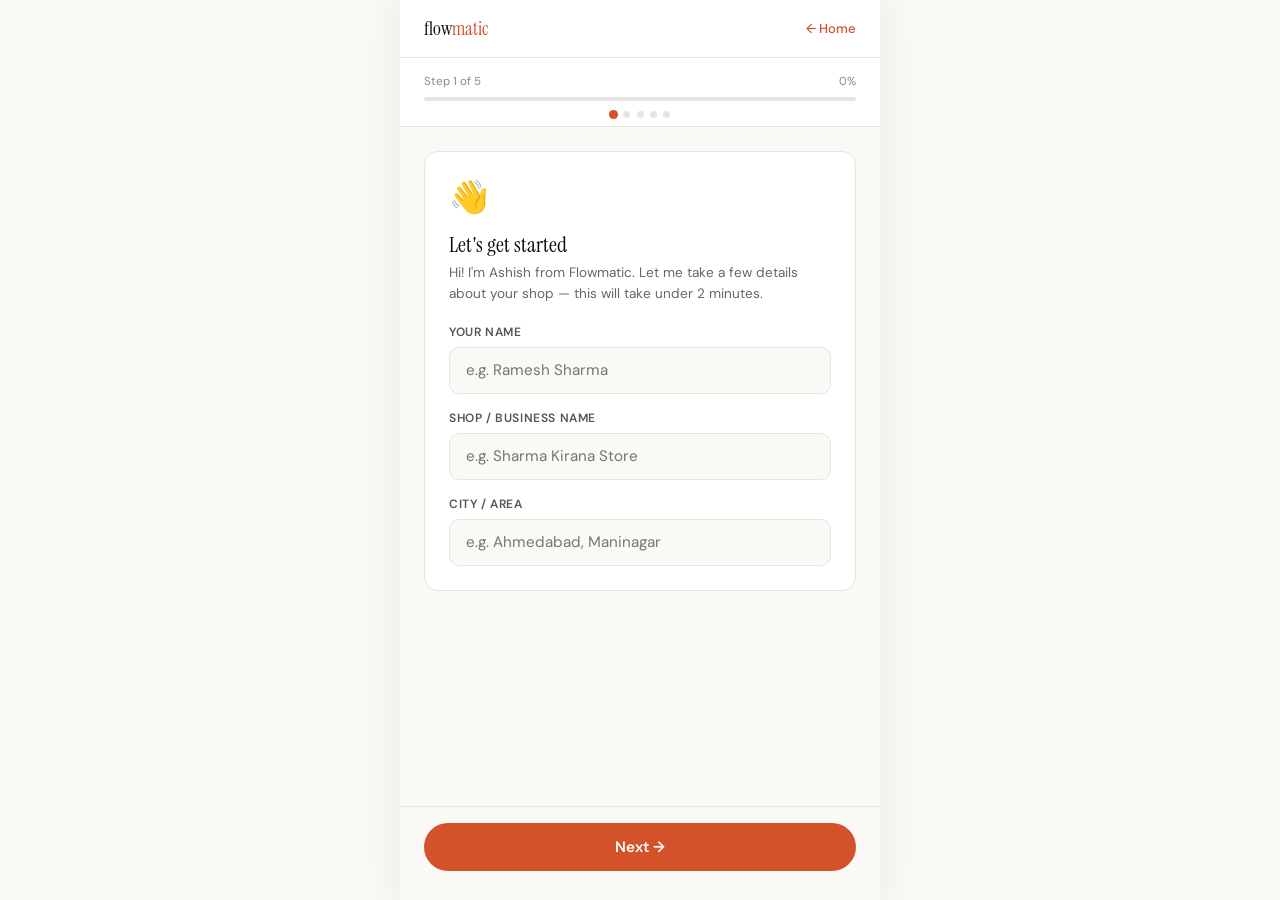
<file: pages/onboard.html>
<!DOCTYPE html>
<html lang="en">
<head>
<meta charset="UTF-8"/>
<meta name="viewport" content="width=device-width,initial-scale=1.0"/>
<title>New Client — Flowmatic</title>
<link href="https://fonts.googleapis.com/css2?family=Instrument+Serif:ital@0;1&family=DM+Sans:wght@300;400;500;600&display=swap" rel="stylesheet"/>
<style>
*{margin:0;padding:0;box-sizing:border-box;}
:root{--pop:#d4522a;--pop2:#e8a87c;--ink:#0a0a0a;--bg:#faf9f6;--bg2:#f2f0eb;--bg3:#e8e5de;--card:#fff;--r:14px;}
body{font-family:'DM Sans',sans-serif;background:var(--bg);color:var(--ink);min-height:100vh;}

/* ── TOP BAR ── */
.topbar{display:flex;align-items:center;justify-content:space-between;padding:1rem 1.5rem;background:var(--card);border-bottom:1px solid var(--bg3);position:sticky;top:0;z-index:10;}
.topbar-logo{font-family:'Instrument Serif',serif;font-size:1.2rem;text-decoration:none;color:var(--ink);}
.topbar-logo span{color:var(--pop);}
.topbar-back{font-size:.82rem;color:var(--pop);text-decoration:none;font-weight:500;}

/* ── PROGRESS ── */
.progress-wrap{padding:1rem 1.5rem .5rem;background:var(--card);border-bottom:1px solid var(--bg3);}
.progress-label{font-size:.72rem;color:#888;margin-bottom:.5rem;display:flex;justify-content:space-between;}
.progress-bar{height:4px;background:var(--bg3);border-radius:100px;overflow:hidden;}
.progress-fill{height:100%;background:var(--pop);border-radius:100px;transition:width .4s ease;}
.step-dots{display:flex;gap:.4rem;margin-top:.6rem;justify-content:center;}
.step-dot{width:7px;height:7px;border-radius:50%;background:var(--bg3);transition:all .3s;}
.step-dot.done{background:var(--pop2);}
.step-dot.active{background:var(--pop);transform:scale(1.3);}

/* ── STEP CONTAINER ── */
.steps-outer{overflow:hidden;}
.steps-inner{display:flex;transition:transform .4s cubic-bezier(.4,0,.2,1);}
.step{min-width:100%;padding:1.5rem;}

/* ── CARDS / INPUTS ── */
.step-card{background:var(--card);border-radius:var(--r);border:1px solid var(--bg3);padding:1.5rem;margin-bottom:1rem;}
.step-icon{font-size:2rem;margin-bottom:.75rem;}
.step-title{font-family:'Instrument Serif',serif;font-size:1.4rem;margin-bottom:.3rem;}
.step-sub{font-size:.85rem;color:#666;line-height:1.5;margin-bottom:1.25rem;}
.f{margin-bottom:1rem;}.f:last-child{margin-bottom:0;}
.f label{display:block;font-size:.75rem;font-weight:600;color:#555;margin-bottom:.4rem;text-transform:uppercase;letter-spacing:.05em;}
.f input,.f select,.f textarea{width:100%;padding:.8rem 1rem;border:1.5px solid var(--bg3);border-radius:10px;font-size:.95rem;font-family:'DM Sans',sans-serif;background:var(--bg);color:var(--ink);outline:none;transition:border .2s;}
.f input:focus,.f select:focus,.f textarea:focus{border-color:var(--pop);background:#fff;}
.f textarea{resize:none;min-height:80px;line-height:1.5;}
.f select{appearance:none;cursor:pointer;}
.f.error input,.f.error select,.f.error textarea{border-color:#e24b4a;}
.f .err{font-size:.72rem;color:#e24b4a;margin-top:.3rem;display:none;}
.f.error .err{display:block;}
.row2{display:grid;grid-template-columns:1fr 1fr;gap:.75rem;}

/* ── OPTION CARDS ── */
.option-grid{display:grid;grid-template-columns:1fr 1fr;gap:.6rem;}
.option-card{border:1.5px solid var(--bg3);border-radius:10px;padding:.75rem;cursor:pointer;transition:all .2s;text-align:center;background:var(--bg);}
.option-card:hover{border-color:var(--pop);background:#fff8f6;}
.option-card.selected{border-color:var(--pop);background:#fff3ef;}
.option-card .oc-icon{font-size:1.4rem;margin-bottom:.3rem;}
.option-card .oc-label{font-size:.78rem;font-weight:600;color:var(--ink);}

/* ── INTEREST TOGGLES ── */
.interest-grid{display:grid;grid-template-columns:1fr 1fr;gap:.5rem;}
.interest-item{display:flex;align-items:center;gap:.5rem;padding:.6rem .75rem;border:1.5px solid var(--bg3);border-radius:8px;cursor:pointer;transition:border .15s,background .15s;background:var(--bg);-webkit-tap-highlight-color:transparent;user-select:none;}
.interest-item:active{transform:scale(.97);}
.interest-item.selected{border-color:var(--pop);background:#fff3ef;}
.interest-item.selected .ii-label{color:var(--pop);font-weight:600;}
.interest-item .ii-icon{font-size:1.1rem;flex-shrink:0;}
.interest-item .ii-label{font-size:.82rem;font-weight:500;flex:1;}
.interest-item .ii-check{font-size:.75rem;opacity:0;transition:opacity .15s;color:var(--pop);}
.interest-item.selected .ii-check{opacity:1;}

/* ── BUDGET SLIDER ── */
.budget-display{font-family:'Instrument Serif',serif;font-size:2rem;text-align:center;color:var(--pop);margin-bottom:.5rem;}
.budget-note{font-size:.78rem;color:#888;text-align:center;margin-bottom:1rem;}
input[type=range]{width:100%;accent-color:var(--pop);height:6px;cursor:pointer;}

/* ── BUTTONS ── */
.btn-row{display:flex;gap:.75rem;padding:1rem 1.5rem;background:var(--bg);border-top:1px solid var(--bg3);position:sticky;bottom:0;}
.btn-next{flex:1;background:var(--pop);color:#fff;border:none;padding:.9rem;border-radius:100px;font-size:.95rem;font-weight:600;cursor:pointer;font-family:'DM Sans',sans-serif;transition:all .2s;}
.btn-next:hover{background:#c0431e;}
.btn-next:disabled{opacity:.5;cursor:not-allowed;}
.btn-back{background:var(--bg2);color:var(--ink);border:1.5px solid var(--bg3);padding:.9rem 1.25rem;border-radius:100px;font-size:.95rem;cursor:pointer;font-family:'DM Sans',sans-serif;}

/* ── SUMMARY / SUCCESS ── */
.summary-item{display:flex;gap:.75rem;padding:.75rem 0;border-bottom:1px solid var(--bg3);}
.summary-item:last-child{border:none;}
.summary-label{font-size:.78rem;color:#888;width:110px;flex-shrink:0;padding-top:.1rem;}
.summary-value{font-size:.88rem;font-weight:500;flex:1;line-height:1.4;}
.plan-badge{display:inline-block;background:var(--pop);color:#fff;font-size:.72rem;font-weight:700;padding:.2rem .6rem;border-radius:100px;margin-left:.4rem;vertical-align:middle;}

.success-screen{display:none;padding:2rem 1.5rem;text-align:center;}
.success-screen.show{display:block;}
.success-icon{font-size:3.5rem;margin-bottom:1rem;}
.success-title{font-family:'Instrument Serif',serif;font-size:1.8rem;margin-bottom:.5rem;}
.success-sub{color:#666;font-size:.9rem;line-height:1.6;margin-bottom:2rem;}
.success-actions{display:flex;flex-direction:column;gap:.75rem;}
.btn-wa{background:#25D366;color:#fff;border:none;padding:1rem;border-radius:100px;font-size:.95rem;font-weight:600;cursor:pointer;font-family:'DM Sans',sans-serif;display:flex;align-items:center;justify-content:center;gap:.5rem;text-decoration:none;}
.btn-new{background:var(--bg2);color:var(--ink);border:1.5px solid var(--bg3);padding:1rem;border-radius:100px;font-size:.9rem;cursor:pointer;font-family:'DM Sans',sans-serif;}
.client-ref{font-size:.72rem;color:#aaa;margin-top:1rem;}

@media(min-width:600px){
  body{max-width:480px;margin:0 auto;box-shadow:0 0 40px rgba(0,0,0,.08);}
}
</style>
</head>
<body>

<div class="topbar">
  <a href="../index.html" class="topbar-logo">flow<span>matic</span></a>
  <a href="../index.html" class="topbar-back">← Home</a>
</div>

<div class="progress-wrap">
  <div class="progress-label">
    <span id="step-label">Step 1 of 5</span>
    <span id="step-pct">0%</span>
  </div>
  <div class="progress-bar"><div class="progress-fill" id="prog-fill" style="width:0%"></div></div>
  <div class="step-dots" id="step-dots"></div>
</div>

<div class="steps-outer">
  <div class="steps-inner" id="steps-inner">

    <!-- STEP 1: Intro + Basic Info -->
    <div class="step" id="step-1">
      <div class="step-card">
        <div class="step-icon">👋</div>
        <div class="step-title">Let's get started</div>
        <div class="step-sub">Hi! I'm Ashish from Flowmatic. Let me take a few details about your shop — this will take under 2 minutes.</div>
        <div class="f" id="f-name">
          <label>Your name</label>
          <input id="inp-name" placeholder="e.g. Ramesh Sharma" autocomplete="name"/>
          <div class="err">Please enter your name</div>
        </div>
        <div class="f" id="f-shop">
          <label>Shop / Business name</label>
          <input id="inp-shop" placeholder="e.g. Sharma Kirana Store"/>
          <div class="err">Please enter your shop name</div>
        </div>
        <div class="f" id="f-city">
          <label>City / Area</label>
          <input id="inp-city" placeholder="e.g. Ahmedabad, Maninagar"/>
          <div class="err">Please enter your city</div>
        </div>
      </div>
    </div>

    <!-- STEP 2: Business Type -->
    <div class="step" id="step-2">
      <div class="step-card">
        <div class="step-icon">🏪</div>
        <div class="step-title">What kind of shop?</div>
        <div class="step-sub">Tap the type that best describes your business.</div>
        <div class="option-grid" id="biz-type-grid">
          <div class="option-card" data-val="Kirana / Grocery"><div class="oc-icon">🛒</div><div class="oc-label">Kirana / Grocery</div></div>
          <div class="option-card" data-val="Clothing / Boutique"><div class="oc-icon">👗</div><div class="oc-label">Clothing / Boutique</div></div>
          <div class="option-card" data-val="Tiffin / Food service"><div class="oc-icon">🍱</div><div class="oc-label">Tiffin / Food</div></div>
          <div class="option-card" data-val="Salon / Parlour"><div class="oc-icon">💆</div><div class="oc-label">Salon / Parlour</div></div>
          <div class="option-card" data-val="Repair / Service"><div class="oc-icon">🛠️</div><div class="oc-label">Repair / Service</div></div>
          <div class="option-card" data-val="Pharmacy / Medical"><div class="oc-icon">💊</div><div class="oc-label">Pharmacy</div></div>
          <div class="option-card" data-val="Street / Vendor"><div class="oc-icon">📦</div><div class="oc-label">Street / Vendor</div></div>
          <div class="option-card" data-val="Other"><div class="oc-icon">✨</div><div class="oc-label">Other</div></div>
        </div>
        <div class="f" style="margin-top:.75rem;display:none;" id="other-type-wrap">
          <label>Describe your business</label>
          <input id="inp-other-type" placeholder="e.g. Flower shop, Toy store..."/>
        </div>
      </div>
    </div>

    <!-- STEP 3: What they need -->
    <div class="step" id="step-3">
      <div class="step-card">
        <div class="step-icon">✅</div>
        <div class="step-title">What do you need?</div>
        <div class="step-sub">Select everything that sounds useful. You can add more later.</div>
        <div class="interest-grid" id="interest-grid">
          <div class="interest-item" data-val="Website"><span class="ii-icon">🌐</span><span class="ii-label">Website</span><span class="ii-check">✓</span></div>
          <div class="interest-item" data-val="Google Maps listing"><span class="ii-icon">📍</span><span class="ii-label">Google Maps</span><span class="ii-check">✓</span></div>
          <div class="interest-item" data-val="WhatsApp bot"><span class="ii-icon">💬</span><span class="ii-label">WhatsApp Bot</span><span class="ii-check">✓</span></div>
          <div class="interest-item" data-val="Product showcase"><span class="ii-icon">📸</span><span class="ii-label">Product Page</span><span class="ii-check">✓</span></div>
          <div class="interest-item" data-val="AI automation"><span class="ii-icon">🤖</span><span class="ii-label">AI Automation</span><span class="ii-check">✓</span></div>
          <div class="interest-item" data-val="Social media"><span class="ii-icon">📱</span><span class="ii-label">Social Media</span><span class="ii-check">✓</span></div>
          <div class="interest-item" data-val="Online ordering"><span class="ii-icon">🛍️</span><span class="ii-label">Online Orders</span><span class="ii-check">✓</span></div>
          <div class="interest-item" data-val="Monthly support"><span class="ii-icon">🔧</span><span class="ii-label">Monthly Care</span><span class="ii-check">✓</span></div>
        </div>
      </div>
    </div>

    <!-- STEP 4: Budget + Contact -->
    <div class="step" id="step-4">
      <div class="step-card">
        <div class="step-icon">💰</div>
        <div class="step-title">Budget &amp; contact</div>
        <div class="step-sub">Rough budget helps me suggest the right plan. No commitment.</div>
        <div class="budget-display" id="budget-display">₹3,999</div>
        <div class="budget-note">Slide to set your rough budget</div>
        <input type="range" id="budget-slider" min="0" max="4" value="1" step="1"/>
        <div style="display:flex;justify-content:space-between;font-size:.7rem;color:#aaa;margin-bottom:1.25rem;">
          <span>₹999</span><span>₹3,999</span><span>₹7,999</span><span>₹15,000</span><span>No limit</span>
        </div>
        <div class="f" id="f-phone">
          <label>WhatsApp number</label>
          <input id="inp-phone" type="tel" placeholder="+91 98765 43210" autocomplete="tel"/>
          <div class="err">Please enter a valid number</div>
        </div>
        <div class="f">
          <label>Email (optional)</label>
          <input id="inp-email" type="email" placeholder="you@example.com" autocomplete="email"/>
        </div>
        <div class="f">
          <label>Anything else?</label>
          <textarea id="inp-notes" placeholder="Tell me more about your shop, special requests..."></textarea>
        </div>
      </div>
    </div>

    <!-- STEP 5: Summary + Confirm -->
    <div class="step" id="step-5">
      <div class="step-card">
        <div class="step-icon">📋</div>
        <div class="step-title">Looks good!</div>
        <div class="step-sub">Review the details before I save this lead.</div>
        <div id="summary-body"></div>
      </div>
    </div>

  </div><!-- steps-inner -->
</div><!-- steps-outer -->

<!-- Success screen (outside steps) -->
<div class="success-screen" id="success-screen">
  <div class="success-icon">🎉</div>
  <div class="success-title">Lead saved!</div>
  <div class="success-sub" id="success-msg-text">Details saved. Follow up with this client on WhatsApp to close the deal.</div>
  <div class="success-actions">
    <a id="wa-follow-up" href="#" class="btn-wa" target="_blank">
      💬 Open WhatsApp to follow up
    </a>
    <button class="btn-new" id="btn-new-client">+ Add another client</button>
  </div>
  <div class="client-ref" id="client-ref"></div>
</div>

<div class="btn-row" id="btn-row">
  <button class="btn-back" id="btn-back" style="display:none">← Back</button>
  <button class="btn-next" id="btn-next">Next →</button>
</div>

<script>
(function() {
  var TOTAL_STEPS = 5;
  var APPS_SCRIPT_URL = 'https://script.google.com/macros/s/AKfycbyNP1dpmsA6EVnOoMRdCaRKEed_tnP-iOIEbdKxLV2jM1WcG2Cz4cb97CySRHWpXpMU/exec';

  var cur = 1;
  var data = {
    name:'', shop:'', city:'', bizType:'', interests:[], budget:'₹3,999',
    phone:'', email:'', notes:''
  };

  var budgetMap = ['₹999', '₹3,999', '₹7,999', '₹15,000', 'No fixed limit'];

  // ── BUILD DOTS ──────────────────────────────────────────
  var dotsEl = document.getElementById('step-dots');
  for (var i = 1; i <= TOTAL_STEPS; i++) {
    var d = document.createElement('div');
    d.className = 'step-dot' + (i === 1 ? ' active' : '');
    d.dataset.step = i;
    dotsEl.appendChild(d);
  }

  function updateProgress() {
    var pct = Math.round(((cur - 1) / TOTAL_STEPS) * 100);
    document.getElementById('prog-fill').style.width = pct + '%';
    document.getElementById('step-label').textContent = 'Step ' + cur + ' of ' + TOTAL_STEPS;
    document.getElementById('step-pct').textContent = pct + '%';
    document.querySelectorAll('.step-dot').forEach(function(dot) {
      var s = parseInt(dot.dataset.step);
      dot.className = 'step-dot' + (s < cur ? ' done' : s === cur ? ' active' : '');
    });
    document.getElementById('btn-back').style.display = cur > 1 ? 'block' : 'none';
    document.getElementById('btn-next').textContent = cur === TOTAL_STEPS ? '✓ Save & Send' : 'Next →';
  }

  function goTo(n) {
    cur = n;
    document.getElementById('steps-inner').style.transform = 'translateX(-' + ((n - 1) * 100) + '%)';
    updateProgress();
    window.scrollTo(0, 0);
  }

  // ── STEP 2: Business type cards ──────────────────────────
  document.querySelectorAll('#biz-type-grid .option-card').forEach(function(card) {
    card.addEventListener('click', function() {
      document.querySelectorAll('#biz-type-grid .option-card').forEach(function(c) { c.classList.remove('selected'); });
      card.classList.add('selected');
      data.bizType = card.dataset.val;
      var otherWrap = document.getElementById('other-type-wrap');
      otherWrap.style.display = card.dataset.val === 'Other' ? 'block' : 'none';
    });
  });

  // ── STEP 3: Interests ────────────────────────────────────
  document.querySelectorAll('#interest-grid .interest-item').forEach(function(item) {
    item.addEventListener('click', function(e) {
      e.stopPropagation();
      var isSelected = item.classList.contains('selected');
      if (isSelected) {
        item.classList.remove('selected');
        var idx = data.interests.indexOf(item.dataset.val);
        if (idx >= 0) data.interests.splice(idx, 1);
      } else {
        item.classList.add('selected');
        data.interests.push(item.dataset.val);
      }
    });
  });

  // ── STEP 4: Budget slider ────────────────────────────────
  var slider = document.getElementById('budget-slider');
  slider.addEventListener('input', function() {
    data.budget = budgetMap[parseInt(slider.value)];
    document.getElementById('budget-display').textContent = data.budget;
  });
  data.budget = budgetMap[parseInt(slider.value)];

  // ── VALIDATE ─────────────────────────────────────────────
  function validate() {
    var ok = true;
    function chk(fieldId, inputId, test) {
      var val = document.getElementById(inputId).value.trim();
      var f = document.getElementById(fieldId);
      if (!test(val)) { f.classList.add('error'); ok = false; }
      else { f.classList.remove('error'); }
      return val;
    }
    if (cur === 1) {
      data.name = chk('f-name', 'inp-name', function(v) { return v.length > 0; });
      data.shop = chk('f-shop', 'inp-shop', function(v) { return v.length > 0; });
      data.city = chk('f-city', 'inp-city', function(v) { return v.length > 0; });
    }
    if (cur === 2) {
      if (!data.bizType) { ok = false; }
      if (data.bizType === 'Other') {
        var ot = document.getElementById('inp-other-type').value.trim();
        if (ot) data.bizType = ot;
      }
    }
    if (cur === 4) {
      data.phone = chk('f-phone', 'inp-phone', function(v) { return v.length >= 7; });
      data.email = document.getElementById('inp-email').value.trim();
      data.notes = document.getElementById('inp-notes').value.trim();
    }
    return ok;
  }

  // ── BUILD SUMMARY ─────────────────────────────────────────
  function buildSummary() {
    // Suggest plan based on budget
    var plan = 'Starter (₹3,999)';
    if (data.budget === '₹7,999' || data.budget === '₹15,000' || data.budget === 'No fixed limit') plan = 'Growth (₹7,999)';
    if (data.budget === '₹999') plan = 'Starter (₹3,999) or discuss';
    data.suggestedPlan = plan;

    var rows = [
      {l: 'Name', v: data.name},
      {l: 'Shop', v: data.shop},
      {l: 'City', v: data.city},
      {l: 'Business type', v: data.bizType},
      {l: 'Interested in', v: data.interests.length ? data.interests.join(', ') : 'Not specified'},
      {l: 'Budget', v: data.budget},
      {l: 'Suggested plan', v: '<span>' + plan + '<span class="plan-badge">→</span></span>'},
      {l: 'WhatsApp', v: data.phone},
      {l: 'Email', v: data.email || '—'},
      {l: 'Notes', v: data.notes || '—'},
    ];
    var html = rows.map(function(r) {
      return '<div class="summary-item"><div class="summary-label">' + r.l + '</div><div class="summary-value">' + r.v + '</div></div>';
    }).join('');
    document.getElementById('summary-body').innerHTML = html;
  }

  // ── SUBMIT ────────────────────────────────────────────────
  function submitLead() {
    var btn = document.getElementById('btn-next');
    btn.disabled = true;
    btn.textContent = 'Saving...';

    var payload = {
      name: data.name,
      phone: data.phone,
      email: data.email,
      business: data.shop,
      type: data.bizType,
      city: data.city,
      message: 'Interests: ' + data.interests.join(', ') + ' | Budget: ' + data.budget + ' | Notes: ' + data.notes,
      contact: data.phone,
      source: 'offline-onboarding',
      suggestedPlan: data.suggestedPlan
    };

    fetch(APPS_SCRIPT_URL, {
      method: 'POST',
      mode: 'no-cors',
      headers: {'Content-Type': 'application/json'},
      body: JSON.stringify(payload)
    })
    .then(function() { showSuccess(); })
    .catch(function() {
      // Still show success — no-cors fetch always resolves
      showSuccess();
    });
  }

  function showSuccess() {
    document.querySelector('.steps-outer').style.display = 'none';
    document.getElementById('btn-row').style.display = 'none';
    document.querySelector('.progress-wrap').style.display = 'none';
    var ss = document.getElementById('success-screen');
    ss.classList.add('show');

    // WhatsApp follow-up link
    var msg = encodeURIComponent(
      'Hi ' + data.name + '! I am Ashish from Flowmatic. ' +
      'Great meeting you today. Based on what you told me about ' + data.shop + ', ' +
      'I think the ' + data.suggestedPlan + ' would be perfect for you. ' +
      'Can we set up a quick call to get started?'
    );
    var waNum = data.phone.replace(/\D/g, '');
    if (waNum.length === 10) waNum = '91' + waNum;
    document.getElementById('wa-follow-up').href = 'https://wa.me/' + waNum + '?text=' + msg;

    document.getElementById('success-msg-text').textContent =
      data.name + "'s details saved to Google Sheets. Send them a WhatsApp follow-up now!";

    var ref = 'Lead #' + Date.now().toString(36).toUpperCase() + ' · ' + new Date().toLocaleString('en-IN');
    document.getElementById('client-ref').textContent = ref;
  }

  // ── NEXT / BACK BUTTONS ───────────────────────────────────
  document.getElementById('btn-next').addEventListener('click', function() {
    if (!validate()) return;
    if (cur === TOTAL_STEPS) {
      submitLead();
      return;
    }
    if (cur === TOTAL_STEPS - 1) buildSummary();
    goTo(cur + 1);
  });

  document.getElementById('btn-back').addEventListener('click', function() {
    if (cur > 1) goTo(cur - 1);
  });

  document.getElementById('btn-new-client').addEventListener('click', function() {
    data = {name:'',shop:'',city:'',bizType:'',interests:[],budget:'₹3,999',phone:'',email:'',notes:''};
    document.querySelectorAll('input[type=text],input[type=tel],input[type=email],textarea').forEach(function(el) { el.value = ''; });
    document.querySelectorAll('.option-card').forEach(function(c) { c.classList.remove('selected'); });
    document.querySelectorAll('#interest-grid .interest-item').forEach(function(i) { i.classList.remove('selected'); });
    slider.value = 1;
    document.getElementById('budget-display').textContent = '₹3,999';
    document.querySelector('.steps-outer').style.display = 'block';
    document.getElementById('btn-row').style.display = 'flex';
    document.querySelector('.progress-wrap').style.display = 'block';
    document.getElementById('success-screen').classList.remove('show');
    goTo(1);
  });

  updateProgress();
})();
</script>
</body>
</html>
</file>
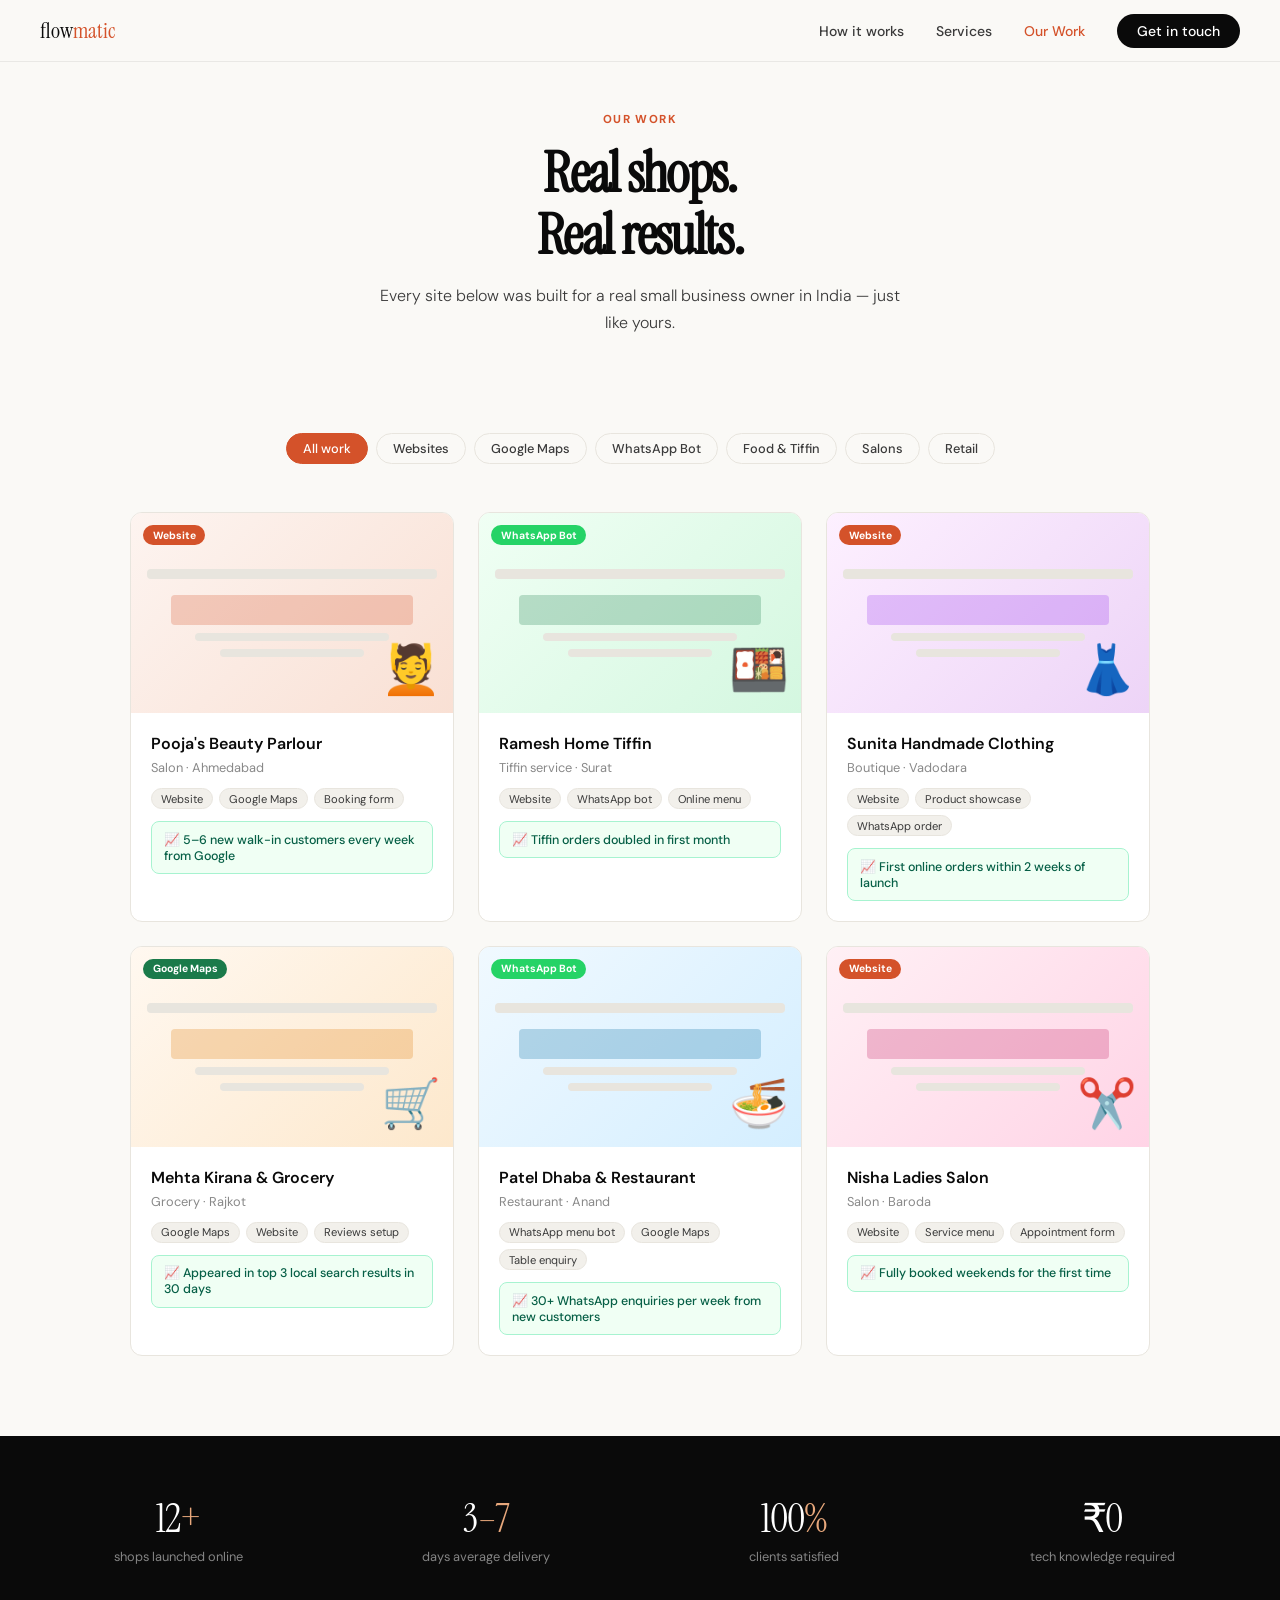
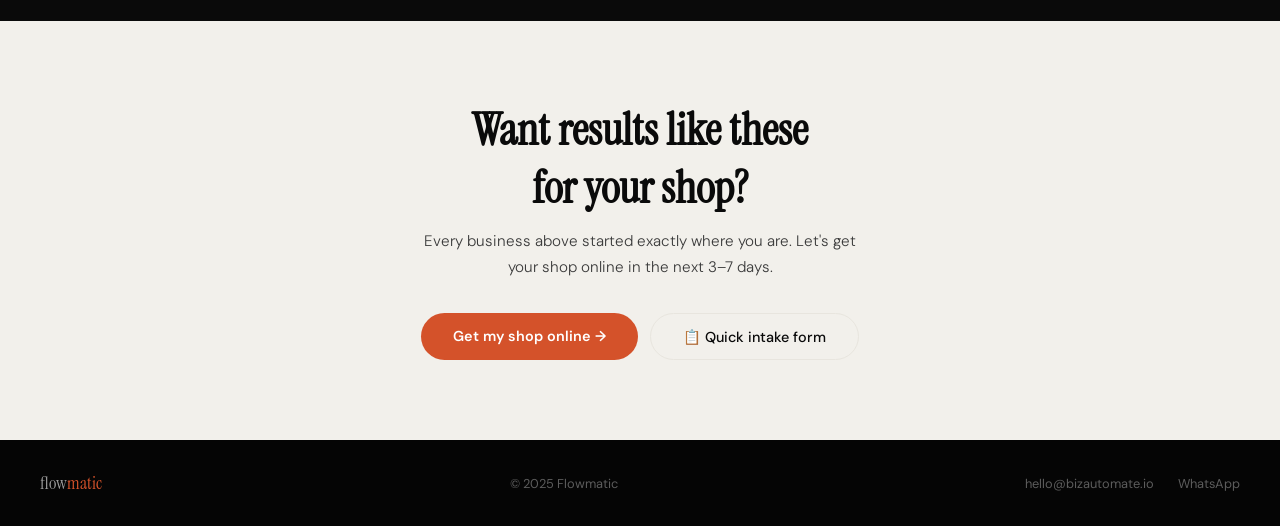
<file: pages/portfolio.html>
<!DOCTYPE html>
<html lang="en">
<head>
<meta charset="UTF-8"/>
<meta name="viewport" content="width=device-width,initial-scale=1.0"/>
<title>Our Work — Flowmatic</title>
<meta name="description" content="See websites and digital setups built by Flowmatic for small shops and vendors across India."/>
<link href="https://fonts.googleapis.com/css2?family=Instrument+Serif:ital@0;1&family=DM+Sans:wght@300;400;500;600&display=swap" rel="stylesheet"/>
<style>
*{margin:0;padding:0;box-sizing:border-box;}
:root{--pop:#d4522a;--pop2:#e8a87c;--ink:#0a0a0a;--ink2:#3a3a3a;--bg:#faf9f6;--bg2:#f2f0eb;--bg3:#e8e5de;--r:12px;}
html{scroll-behavior:smooth;}
body{font-family:'DM Sans',sans-serif;background:var(--bg);color:var(--ink);overflow-x:hidden;}

nav{position:fixed;top:0;left:0;right:0;z-index:100;display:flex;align-items:center;justify-content:space-between;padding:1rem 2.5rem;background:rgba(250,249,246,.92);backdrop-filter:blur(12px);border-bottom:1px solid rgba(0,0,0,.07);}
.logo{font-family:'Instrument Serif',serif;font-size:1.4rem;text-decoration:none;color:var(--ink);}.logo span{color:var(--pop);}
.nav-links{display:flex;align-items:center;gap:2rem;list-style:none;}
.nav-links a{text-decoration:none;font-size:.875rem;font-weight:500;color:var(--ink2);transition:color .2s;}
.nav-links a:hover{color:var(--pop);}
.nav-cta{background:var(--ink);color:#fff!important;padding:.5rem 1.25rem;border-radius:100px;}
.nav-cta:hover{background:var(--pop)!important;}

/* HERO */
.port-hero{padding:7rem 2.5rem 4rem;text-align:center;}
.port-hero .label{font-size:.72rem;font-weight:700;letter-spacing:.12em;text-transform:uppercase;color:var(--pop);margin-bottom:1rem;}
.port-hero h1{font-family:'Instrument Serif',serif;font-size:clamp(2.2rem,5vw,3.5rem);line-height:1.1;letter-spacing:-.03em;margin-bottom:1rem;}
.port-hero p{font-size:1rem;color:var(--ink2);max-width:520px;margin:0 auto 2rem;line-height:1.7;font-weight:300;}

/* FILTER */
.filter-row{display:flex;gap:.5rem;justify-content:center;flex-wrap:wrap;margin-bottom:3rem;padding:0 1.5rem;}
.filter-btn{padding:.4rem 1rem;border-radius:100px;border:1.5px solid var(--bg3);background:transparent;font-size:.8rem;font-weight:500;cursor:pointer;transition:all .2s;font-family:'DM Sans',sans-serif;color:var(--ink2);}
.filter-btn:hover{border-color:var(--pop);color:var(--pop);}
.filter-btn.active{background:var(--pop);color:#fff;border-color:var(--pop);}

/* PORTFOLIO GRID */
.port-grid{display:grid;grid-template-columns:repeat(3,1fr);gap:1.5rem;padding:0 2.5rem 5rem;max-width:1100px;margin:0 auto;}
.port-card{background:#fff;border-radius:var(--r);border:1px solid var(--bg3);overflow:hidden;transition:transform .2s,box-shadow .2s;cursor:pointer;}
.port-card:hover{transform:translateY(-4px);box-shadow:0 16px 48px rgba(0,0,0,.09);}
.port-card.hidden{display:none;}
.port-thumb{height:200px;background:var(--bg2);position:relative;overflow:hidden;display:flex;align-items:center;justify-content:center;}
.port-thumb-inner{width:100%;height:100%;display:flex;flex-direction:column;align-items:center;justify-content:center;gap:.5rem;}
.port-thumb .mock-nav{width:90%;height:10px;background:var(--bg3);border-radius:4px;}
.port-thumb .mock-hero{width:75%;height:30px;background:var(--pop);opacity:.25;border-radius:4px;margin-top:.5rem;}
.port-thumb .mock-text{width:60%;height:8px;background:var(--bg3);border-radius:4px;}
.port-thumb .mock-text2{width:45%;height:8px;background:var(--bg3);border-radius:4px;}
.port-thumb-emoji{font-size:3rem;position:absolute;bottom:.75rem;right:.75rem;}
.port-tag{position:absolute;top:.75rem;left:.75rem;background:var(--pop);color:#fff;font-size:.65rem;font-weight:700;padding:.2rem .6rem;border-radius:100px;}
.port-tag.gmaps{background:#1a7a4a;}
.port-tag.wa{background:#25D366;}
.port-body{padding:1.25rem;}
.port-body h3{font-size:1rem;font-weight:600;margin-bottom:.3rem;}
.port-body .port-biz{font-size:.8rem;color:#888;margin-bottom:.75rem;}
.port-tags{display:flex;gap:.4rem;flex-wrap:wrap;}
.port-tag-sm{font-size:.7rem;background:var(--bg2);border:1px solid var(--bg3);color:var(--ink2);padding:.15rem .55rem;border-radius:100px;}
.port-result{margin-top:.75rem;padding:.6rem .75rem;background:#f0fff4;border:1px solid #a7f3d0;border-radius:8px;font-size:.78rem;color:#065f46;font-weight:500;}

/* STATS BAR */
.port-stats{background:var(--ink);color:#fff;padding:3.5rem 2.5rem;display:grid;grid-template-columns:repeat(4,1fr);gap:2rem;text-align:center;margin-bottom:0;}
.ps-num{font-family:'Instrument Serif',serif;font-size:2.5rem;letter-spacing:-.03em;}
.ps-num span{color:var(--pop2);}
.ps-label{font-size:.8rem;color:rgba(255,255,255,.5);margin-top:.25rem;}

/* CTA */
.port-cta{background:var(--bg2);padding:5rem 2.5rem;text-align:center;}
.port-cta h2{font-family:'Instrument Serif',serif;font-size:clamp(1.8rem,4vw,2.8rem);margin-bottom:.75rem;}
.port-cta p{color:var(--ink2);font-size:.95rem;max-width:460px;margin:0 auto 2rem;line-height:1.7;font-weight:300;}
.cta-btns{display:flex;gap:.75rem;justify-content:center;flex-wrap:wrap;}
.btn-primary{background:var(--pop);color:#fff;padding:.85rem 2rem;border-radius:100px;font-weight:600;font-size:.9rem;text-decoration:none;display:inline-block;transition:all .2s;}
.btn-primary:hover{background:#c0431e;transform:translateY(-1px);}
.btn-ghost{background:transparent;color:var(--ink);padding:.85rem 2rem;border-radius:100px;font-weight:500;font-size:.9rem;text-decoration:none;border:1.5px solid var(--bg3);transition:all .2s;}
.btn-ghost:hover{border-color:var(--ink);}

/* MODAL */
.modal-bg{display:none;position:fixed;inset:0;background:rgba(0,0,0,.5);z-index:200;align-items:center;justify-content:center;padding:1.5rem;}
.modal-bg.open{display:flex;}
.modal{background:#fff;border-radius:16px;max-width:520px;width:100%;max-height:90vh;overflow-y:auto;}
.modal-head{padding:1.5rem;border-bottom:1px solid var(--bg3);display:flex;align-items:center;justify-content:space-between;}
.modal-head h3{font-size:1.1rem;font-weight:600;}
.modal-close{background:none;border:none;font-size:1.4rem;cursor:pointer;color:#888;line-height:1;}
.modal-body{padding:1.5rem;}
.modal-preview{height:180px;background:var(--bg2);border-radius:10px;margin-bottom:1.25rem;display:flex;align-items:center;justify-content:center;font-size:4rem;}
.modal-meta{display:grid;gap:.6rem;margin-bottom:1.25rem;}
.mm-row{display:flex;gap:.75rem;}
.mm-label{font-size:.75rem;color:#888;width:90px;flex-shrink:0;}
.mm-val{font-size:.85rem;font-weight:500;}
.modal-result{padding:.75rem 1rem;background:#f0fff4;border:1px solid #a7f3d0;border-radius:8px;font-size:.85rem;color:#065f46;margin-bottom:1.25rem;}
.modal-actions{display:flex;gap:.6rem;}
.modal-btn{flex:1;padding:.75rem;border-radius:100px;font-size:.85rem;font-weight:600;cursor:pointer;border:none;font-family:'DM Sans',sans-serif;text-align:center;text-decoration:none;display:block;}
.modal-btn.primary{background:var(--pop);color:#fff;}
.modal-btn.ghost{background:var(--bg2);color:var(--ink);border:1.5px solid var(--bg3);}

footer{background:#050505;color:rgba(255,255,255,.35);padding:2rem 2.5rem;display:flex;align-items:center;justify-content:space-between;font-size:.8rem;flex-wrap:wrap;gap:1rem;}
footer .logo{color:rgba(255,255,255,.6);}

@media(max-width:768px){
  nav{padding:.9rem 1.25rem;}.nav-links{display:none;}
  .port-hero{padding:5.5rem 1.25rem 2.5rem;}
  .port-grid{grid-template-columns:1fr;padding:0 1.25rem 3rem;}
  .port-stats{grid-template-columns:1fr 1fr;padding:2.5rem 1.25rem;}
  .port-cta{padding:3rem 1.25rem;}
}
</style>
</head>
<body>

<nav>
  <a href="../index.html" class="logo">flow<span>matic</span></a>
  <ul class="nav-links">
    <li><a href="../index.html#how">How it works</a></li>
    <li><a href="services.html">Services</a></li>
    <li><a href="portfolio.html" style="color:var(--pop)">Our Work</a></li>
    <li><a href="contact.html" class="nav-cta">Get in touch</a></li>
  </ul>
</nav>

<div class="port-hero">
  <div class="label">Our Work</div>
  <h1>Real shops.<br>Real results.</h1>
  <p>Every site below was built for a real small business owner in India — just like yours.</p>
</div>

<div class="filter-row">
  <button class="filter-btn active" data-filter="all">All work</button>
  <button class="filter-btn" data-filter="website">Websites</button>
  <button class="filter-btn" data-filter="gmaps">Google Maps</button>
  <button class="filter-btn" data-filter="whatsapp">WhatsApp Bot</button>
  <button class="filter-btn" data-filter="food">Food & Tiffin</button>
  <button class="filter-btn" data-filter="salon">Salons</button>
  <button class="filter-btn" data-filter="retail">Retail</button>
</div>

<div class="port-grid" id="port-grid">

  <!-- Card 1 -->
  <div class="port-card" data-cats="website gmaps salon" data-id="1">
    <div class="port-thumb" style="background:linear-gradient(135deg,#fdf4f0,#f9e0d4);">
      <div class="port-thumb-inner">
        <div class="mock-nav"></div>
        <div class="mock-hero"></div>
        <div class="mock-text"></div>
        <div class="mock-text2"></div>
      </div>
      <div class="port-thumb-emoji">💆</div>
      <div class="port-tag">Website</div>
    </div>
    <div class="port-body">
      <h3>Pooja's Beauty Parlour</h3>
      <div class="port-biz">Salon · Ahmedabad</div>
      <div class="port-tags">
        <span class="port-tag-sm">Website</span>
        <span class="port-tag-sm">Google Maps</span>
        <span class="port-tag-sm">Booking form</span>
      </div>
      <div class="port-result">📈 5–6 new walk-in customers every week from Google</div>
    </div>
  </div>

  <!-- Card 2 -->
  <div class="port-card" data-cats="website whatsapp food" data-id="2">
    <div class="port-thumb" style="background:linear-gradient(135deg,#f0fff4,#d4f7e0);">
      <div class="port-thumb-inner">
        <div class="mock-nav"></div>
        <div class="mock-hero" style="background:#1a7a4a;"></div>
        <div class="mock-text"></div>
        <div class="mock-text2"></div>
      </div>
      <div class="port-thumb-emoji">🍱</div>
      <div class="port-tag wa">WhatsApp Bot</div>
    </div>
    <div class="port-body">
      <h3>Ramesh Home Tiffin</h3>
      <div class="port-biz">Tiffin service · Surat</div>
      <div class="port-tags">
        <span class="port-tag-sm">Website</span>
        <span class="port-tag-sm">WhatsApp bot</span>
        <span class="port-tag-sm">Online menu</span>
      </div>
      <div class="port-result">📈 Tiffin orders doubled in first month</div>
    </div>
  </div>

  <!-- Card 3 -->
  <div class="port-card" data-cats="website retail" data-id="3">
    <div class="port-thumb" style="background:linear-gradient(135deg,#fdf0ff,#edd4f7);">
      <div class="port-thumb-inner">
        <div class="mock-nav"></div>
        <div class="mock-hero" style="background:#9333ea;"></div>
        <div class="mock-text"></div>
        <div class="mock-text2"></div>
      </div>
      <div class="port-thumb-emoji">👗</div>
      <div class="port-tag">Website</div>
    </div>
    <div class="port-body">
      <h3>Sunita Handmade Clothing</h3>
      <div class="port-biz">Boutique · Vadodara</div>
      <div class="port-tags">
        <span class="port-tag-sm">Website</span>
        <span class="port-tag-sm">Product showcase</span>
        <span class="port-tag-sm">WhatsApp order</span>
      </div>
      <div class="port-result">📈 First online orders within 2 weeks of launch</div>
    </div>
  </div>

  <!-- Card 4 -->
  <div class="port-card" data-cats="gmaps website retail" data-id="4">
    <div class="port-thumb" style="background:linear-gradient(135deg,#fff8f0,#fde8cc);">
      <div class="port-thumb-inner">
        <div class="mock-nav"></div>
        <div class="mock-hero" style="background:#d97706;"></div>
        <div class="mock-text"></div>
        <div class="mock-text2"></div>
      </div>
      <div class="port-thumb-emoji">🛒</div>
      <div class="port-tag gmaps">Google Maps</div>
    </div>
    <div class="port-body">
      <h3>Mehta Kirana & Grocery</h3>
      <div class="port-biz">Grocery · Rajkot</div>
      <div class="port-tags">
        <span class="port-tag-sm">Google Maps</span>
        <span class="port-tag-sm">Website</span>
        <span class="port-tag-sm">Reviews setup</span>
      </div>
      <div class="port-result">📈 Appeared in top 3 local search results in 30 days</div>
    </div>
  </div>

  <!-- Card 5 -->
  <div class="port-card" data-cats="whatsapp food gmaps" data-id="5">
    <div class="port-thumb" style="background:linear-gradient(135deg,#f0f9ff,#d4eeff);">
      <div class="port-thumb-inner">
        <div class="mock-nav"></div>
        <div class="mock-hero" style="background:#0369a1;"></div>
        <div class="mock-text"></div>
        <div class="mock-text2"></div>
      </div>
      <div class="port-thumb-emoji">🍜</div>
      <div class="port-tag wa">WhatsApp Bot</div>
    </div>
    <div class="port-body">
      <h3>Patel Dhaba & Restaurant</h3>
      <div class="port-biz">Restaurant · Anand</div>
      <div class="port-tags">
        <span class="port-tag-sm">WhatsApp menu bot</span>
        <span class="port-tag-sm">Google Maps</span>
        <span class="port-tag-sm">Table enquiry</span>
      </div>
      <div class="port-result">📈 30+ WhatsApp enquiries per week from new customers</div>
    </div>
  </div>

  <!-- Card 6 -->
  <div class="port-card" data-cats="website salon gmaps" data-id="6">
    <div class="port-thumb" style="background:linear-gradient(135deg,#fff0f5,#ffd4e6);">
      <div class="port-thumb-inner">
        <div class="mock-nav"></div>
        <div class="mock-hero" style="background:#be185d;"></div>
        <div class="mock-text"></div>
        <div class="mock-text2"></div>
      </div>
      <div class="port-thumb-emoji">✂️</div>
      <div class="port-tag">Website</div>
    </div>
    <div class="port-body">
      <h3>Nisha Ladies Salon</h3>
      <div class="port-biz">Salon · Baroda</div>
      <div class="port-tags">
        <span class="port-tag-sm">Website</span>
        <span class="port-tag-sm">Service menu</span>
        <span class="port-tag-sm">Appointment form</span>
      </div>
      <div class="port-result">📈 Fully booked weekends for the first time</div>
    </div>
  </div>

</div>

<!-- Stats -->
<div class="port-stats">
  <div><div class="ps-num">12<span>+</span></div><div class="ps-label">shops launched online</div></div>
  <div><div class="ps-num">3<span>–7</span></div><div class="ps-label">days average delivery</div></div>
  <div><div class="ps-num">100<span>%</span></div><div class="ps-label">clients satisfied</div></div>
  <div><div class="ps-num">₹0</div><div class="ps-label">tech knowledge required</div></div>
</div>

<!-- CTA -->
<div class="port-cta">
  <h2>Want results like these<br>for your shop?</h2>
  <p>Every business above started exactly where you are. Let's get your shop online in the next 3–7 days.</p>
  <div class="cta-btns">
    <a href="contact.html" class="btn-primary">Get my shop online →</a>
    <a href="onboard.html" class="btn-ghost">📋 Quick intake form</a>
  </div>
</div>

<footer>
  <a href="../index.html" class="logo" style="font-family:'Instrument Serif',serif;font-size:1.1rem;text-decoration:none;">flow<span style="color:var(--pop)">matic</span></a>
  <div>© 2025 Flowmatic</div>
  <div style="display:flex;gap:1.5rem;">
    <a href="mailto:ashishkushwaha88643@gmail.com" style="color:rgba(255,255,255,.35);text-decoration:none;">hello@bizautomate.io</a>
    <a href="https://wa.me/919773174942" style="color:rgba(255,255,255,.35);text-decoration:none;">WhatsApp</a>
  </div>
</footer>

<!-- Modal -->
<div class="modal-bg" id="modal-bg">
  <div class="modal">
    <div class="modal-head">
      <h3 id="modal-title">Project details</h3>
      <button class="modal-close" id="modal-close">&times;</button>
    </div>
    <div class="modal-body">
      <div class="modal-preview" id="modal-preview">🏪</div>
      <div class="modal-meta" id="modal-meta"></div>
      <div class="modal-result" id="modal-result"></div>
      <div class="modal-actions">
        <a href="contact.html?msg=I+saw+your+work+and+want+a+similar+setup+for+my+shop" class="modal-btn primary">Get this for my shop</a>
        <a href="onboard.html" class="modal-btn ghost">Quick intake</a>
      </div>
    </div>
  </div>
</div>

<script>
// Filter
document.querySelectorAll('.filter-btn').forEach(function(btn) {
  btn.addEventListener('click', function() {
    document.querySelectorAll('.filter-btn').forEach(function(b) { b.classList.remove('active'); });
    btn.classList.add('active');
    var filter = btn.dataset.filter;
    document.querySelectorAll('.port-card').forEach(function(card) {
      if (filter === 'all' || card.dataset.cats.indexOf(filter) >= 0) {
        card.classList.remove('hidden');
      } else {
        card.classList.add('hidden');
      }
    });
  });
});

// Modal data
var modalData = {
  '1': {emoji:'💆', title:"Pooja's Beauty Parlour", biz:'Salon · Ahmedabad', plan:'Starter + Google Maps', time:'4 days', result:'5–6 new walk-ins every week from Google'},
  '2': {emoji:'🍱', title:'Ramesh Home Tiffin', biz:'Tiffin service · Surat', plan:'Growth plan', time:'5 days', result:'Tiffin orders doubled in first month'},
  '3': {emoji:'👗', title:'Sunita Handmade Clothing', biz:'Boutique · Vadodara', plan:'Starter plan', time:'3 days', result:'First online orders within 2 weeks'},
  '4': {emoji:'🛒', title:'Mehta Kirana & Grocery', biz:'Grocery · Rajkot', plan:'Starter + Google Maps', time:'4 days', result:'Top 3 local search in 30 days'},
  '5': {emoji:'🍜', title:'Patel Dhaba & Restaurant', biz:'Restaurant · Anand', plan:'Growth + WhatsApp Bot', time:'6 days', result:'30+ WhatsApp enquiries per week'},
  '6': {emoji:'✂️', title:'Nisha Ladies Salon', biz:'Salon · Baroda', plan:'Starter plan', time:'3 days', result:'Fully booked weekends first time ever'}
};

document.querySelectorAll('.port-card').forEach(function(card) {
  card.addEventListener('click', function() {
    var id = card.dataset.id;
    var d = modalData[id];
    if (!d) return;
    document.getElementById('modal-title').textContent = d.title;
    document.getElementById('modal-preview').textContent = d.emoji;
    document.getElementById('modal-meta').innerHTML =
      '<div class="mm-row"><div class="mm-label">Business</div><div class="mm-val">' + d.biz + '</div></div>' +
      '<div class="mm-row"><div class="mm-label">Plan used</div><div class="mm-val">' + d.plan + '</div></div>' +
      '<div class="mm-row"><div class="mm-label">Built in</div><div class="mm-val">' + d.time + '</div></div>';
    document.getElementById('modal-result').textContent = '📈 ' + d.result;
    document.getElementById('modal-bg').classList.add('open');
  });
});

document.getElementById('modal-close').addEventListener('click', function() {
  document.getElementById('modal-bg').classList.remove('open');
});
document.getElementById('modal-bg').addEventListener('click', function(e) {
  if (e.target === this) this.classList.remove('open');
});
</script>
</body>
</html>
</file>
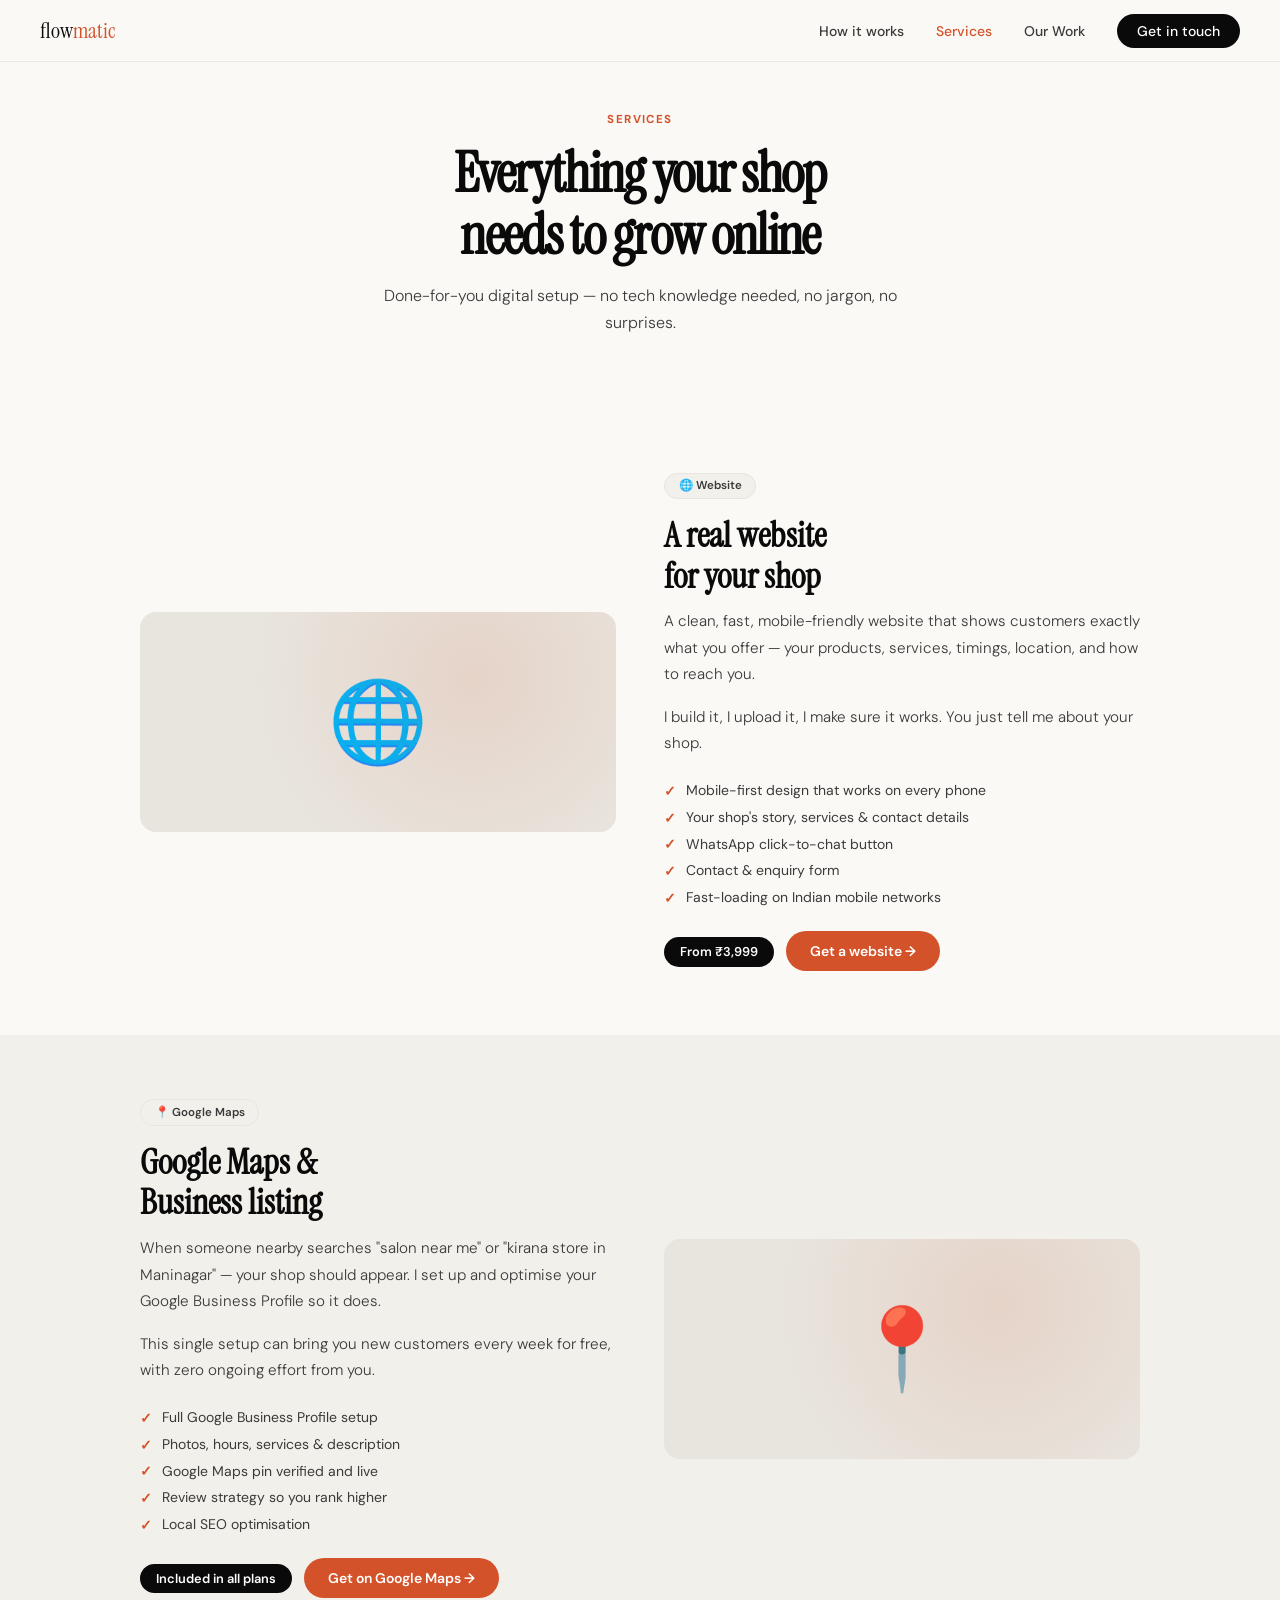
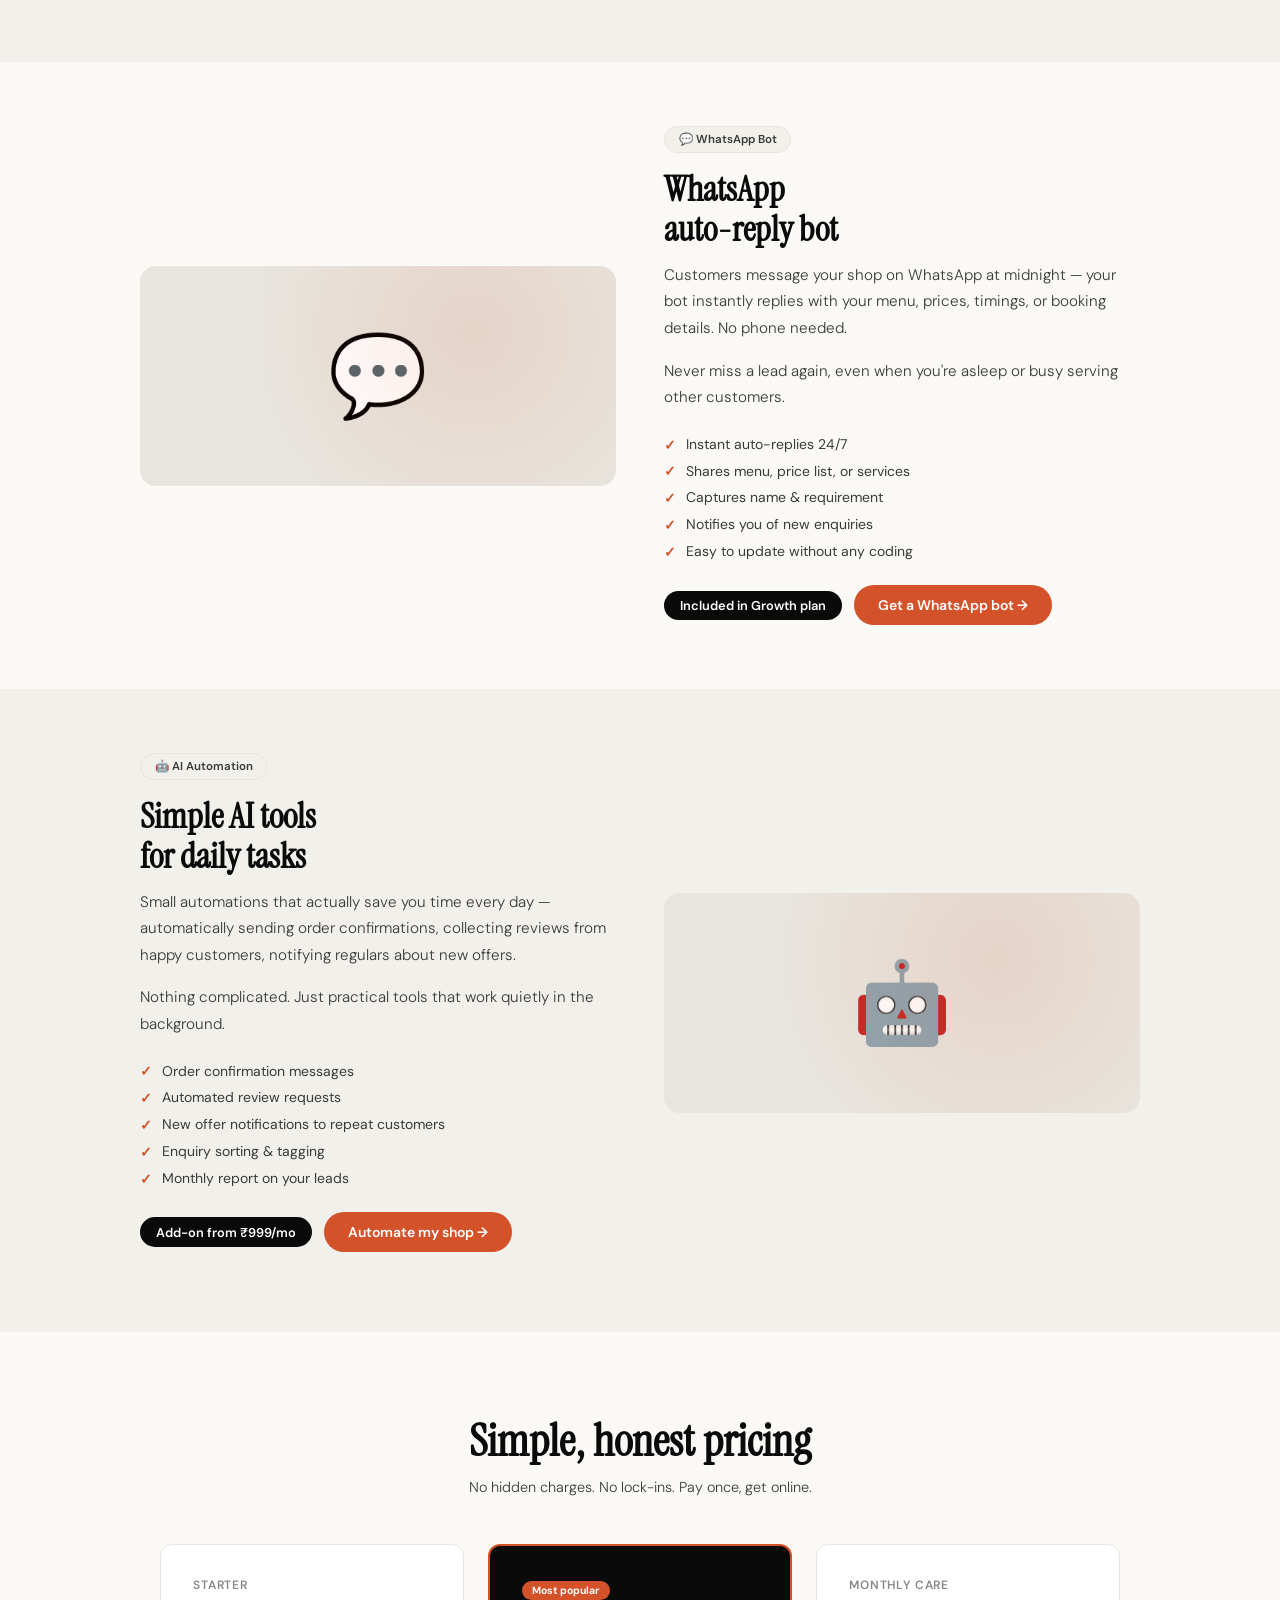
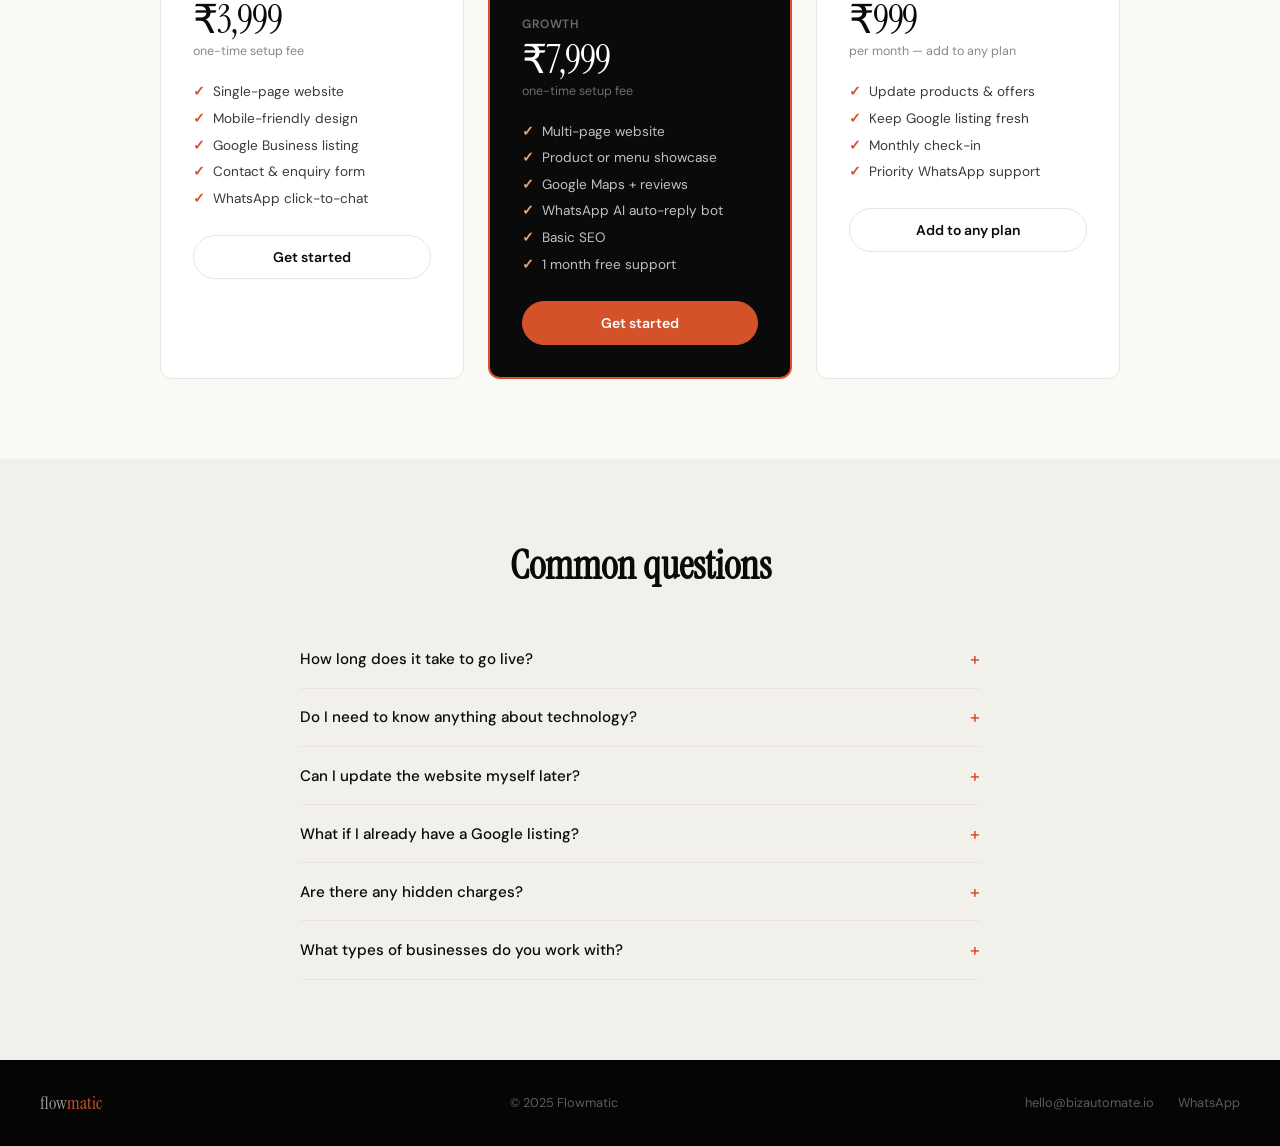
<file: pages/services.html>
<!DOCTYPE html>
<html lang="en">
<head>
<meta charset="UTF-8"/>
<meta name="viewport" content="width=device-width,initial-scale=1.0"/>
<title>Services — Flowmatic</title>
<meta name="description" content="Websites, Google Maps, WhatsApp bots and AI automation for small shops across India. Simple, affordable, done for you."/>
<link href="https://fonts.googleapis.com/css2?family=Instrument+Serif:ital@0;1&family=DM+Sans:wght@300;400;500;600&display=swap" rel="stylesheet"/>
<style>
*{margin:0;padding:0;box-sizing:border-box;}
:root{--pop:#d4522a;--pop2:#e8a87c;--ink:#0a0a0a;--ink2:#3a3a3a;--bg:#faf9f6;--bg2:#f2f0eb;--bg3:#e8e5de;--r:12px;}
html{scroll-behavior:smooth;}
body{font-family:'DM Sans',sans-serif;background:var(--bg);color:var(--ink);overflow-x:hidden;}
nav{position:fixed;top:0;left:0;right:0;z-index:100;display:flex;align-items:center;justify-content:space-between;padding:1rem 2.5rem;background:rgba(250,249,246,.92);backdrop-filter:blur(12px);border-bottom:1px solid rgba(0,0,0,.07);}
.logo{font-family:'Instrument Serif',serif;font-size:1.4rem;text-decoration:none;color:var(--ink);}.logo span{color:var(--pop);}
.nav-links{display:flex;align-items:center;gap:2rem;list-style:none;}
.nav-links a{text-decoration:none;font-size:.875rem;font-weight:500;color:var(--ink2);transition:color .2s;}
.nav-links a:hover,.nav-links a.active{color:var(--pop);}
.nav-cta{background:var(--ink);color:#fff!important;padding:.5rem 1.25rem;border-radius:100px;}
.nav-cta:hover{background:var(--pop)!important;}

/* HERO */
.svc-hero{padding:7rem 2.5rem 4.5rem;text-align:center;background:var(--bg);}
.label{font-size:.72rem;font-weight:700;letter-spacing:.12em;text-transform:uppercase;color:var(--pop);margin-bottom:1rem;}
.svc-hero h1{font-family:'Instrument Serif',serif;font-size:clamp(2.2rem,5vw,3.5rem);line-height:1.1;letter-spacing:-.03em;margin-bottom:1rem;}
.svc-hero p{font-size:1rem;color:var(--ink2);max-width:520px;margin:0 auto;line-height:1.7;font-weight:300;}

/* SERVICE SECTIONS */
.svc-section{padding:4rem 2.5rem;max-width:1000px;margin:0 auto;}
.svc-section:nth-child(even){background:var(--bg2);max-width:100%;padding:4rem 2.5rem;}
.svc-section:nth-child(even) .svc-inner{max-width:1000px;margin:0 auto;}
.svc-grid{display:grid;grid-template-columns:1fr 1fr;gap:3rem;align-items:center;}
.svc-grid.reverse{direction:rtl;}.svc-grid.reverse>*{direction:ltr;}
.svc-visual{background:var(--bg3);border-radius:16px;padding:2rem;display:flex;align-items:center;justify-content:center;min-height:220px;font-size:5rem;position:relative;overflow:hidden;}
.svc-visual::before{content:'';position:absolute;inset:0;background:radial-gradient(circle at 70% 30%,rgba(212,82,42,.12),transparent 60%);}
.svc-content .svc-tag{display:inline-flex;align-items:center;gap:.4rem;background:var(--bg2);border:1px solid var(--bg3);border-radius:100px;padding:.3rem .85rem;font-size:.72rem;font-weight:600;color:var(--ink2);margin-bottom:1rem;}
.svc-content h2{font-family:'Instrument Serif',serif;font-size:clamp(1.6rem,3vw,2.2rem);line-height:1.15;margin-bottom:.75rem;}
.svc-content p{color:var(--ink2);line-height:1.75;font-weight:300;font-size:.95rem;margin-bottom:1rem;}
.svc-content p:last-of-type{margin-bottom:1.5rem;}
.included-list{list-style:none;display:grid;gap:.5rem;margin-bottom:1.5rem;}
.included-list li{display:flex;gap:.6rem;font-size:.875rem;color:var(--ink2);align-items:flex-start;}
.included-list li::before{content:'✓';color:var(--pop);font-weight:700;flex-shrink:0;margin-top:.05rem;}
.price-chip{display:inline-block;background:var(--ink);color:#fff;padding:.4rem 1rem;border-radius:100px;font-size:.8rem;font-weight:600;margin-right:.5rem;}
.svc-btn{display:inline-block;background:var(--pop);color:#fff;padding:.7rem 1.5rem;border-radius:100px;font-size:.875rem;font-weight:600;text-decoration:none;transition:all .2s;}
.svc-btn:hover{background:#c0431e;transform:translateY(-1px);}

/* PRICING TABLE */
.pricing-section{padding:5rem 2.5rem;background:var(--bg);}
.pricing-section h2{font-family:'Instrument Serif',serif;font-size:clamp(1.8rem,4vw,2.8rem);text-align:center;margin-bottom:.5rem;}
.pricing-section .sub{text-align:center;color:var(--ink2);font-size:.9rem;margin-bottom:3rem;font-weight:300;}
.pricing-grid{display:grid;grid-template-columns:repeat(3,1fr);gap:1.5rem;max-width:960px;margin:0 auto;}
.price-card{background:#fff;border-radius:var(--r);border:1px solid var(--bg3);padding:2rem;}
.price-card.featured{border:2px solid var(--pop);background:var(--ink);color:#fff;}
.price-badge{display:inline-block;background:var(--pop);color:#fff;font-size:.65rem;font-weight:700;padding:.2rem .65rem;border-radius:100px;margin-bottom:1rem;}
.price-tier{font-size:.75rem;font-weight:600;color:#888;text-transform:uppercase;letter-spacing:.07em;margin-bottom:.4rem;}
.price-card.featured .price-tier{color:rgba(255,255,255,.4);}
.price-amount{font-family:'Instrument Serif',serif;font-size:2.5rem;letter-spacing:-.03em;line-height:1;margin-bottom:.25rem;}
.price-note{font-size:.78rem;color:#888;margin-bottom:1.5rem;}
.price-card.featured .price-note{color:rgba(255,255,255,.4);}
.price-card.featured .price-amount{color:#fff;}
.price-list{list-style:none;display:grid;gap:.6rem;margin-bottom:1.75rem;}
.price-list li{font-size:.85rem;color:var(--ink2);display:flex;gap:.5rem;align-items:flex-start;}
.price-card.featured .price-list li{color:rgba(255,255,255,.75);}
.price-list li::before{content:'✓';color:var(--pop);font-weight:700;flex-shrink:0;}
.price-card.featured .price-list li::before{color:var(--pop2);}
.price-cta{display:block;width:100%;padding:.75rem;border-radius:100px;font-weight:600;font-size:.875rem;cursor:pointer;border:1.5px solid var(--bg3);background:transparent;color:var(--ink);transition:all .2s;font-family:'DM Sans',sans-serif;text-align:center;text-decoration:none;}
.price-cta:hover{background:var(--bg2);border-color:var(--ink);}
.price-card.featured .price-cta{background:var(--pop);color:#fff;border-color:var(--pop);}
.price-card.featured .price-cta:hover{background:#c0431e;}

/* FAQ */
.faq-section{padding:5rem 2.5rem;background:var(--bg2);max-width:100%;}
.faq-inner{max-width:680px;margin:0 auto;}
.faq-section h2{font-family:'Instrument Serif',serif;font-size:clamp(1.8rem,4vw,2.5rem);text-align:center;margin-bottom:2.5rem;}
.faq-item{border-bottom:1px solid var(--bg3);padding:1.1rem 0;}
.faq-q{display:flex;justify-content:space-between;align-items:center;cursor:pointer;gap:1rem;}
.faq-q span{font-size:.95rem;font-weight:500;}
.faq-q .faq-arrow{font-size:1.1rem;color:var(--pop);transition:transform .2s;flex-shrink:0;}
.faq-a{font-size:.875rem;color:var(--ink2);line-height:1.7;font-weight:300;max-height:0;overflow:hidden;transition:max-height .3s ease,padding .2s;}
.faq-item.open .faq-a{max-height:200px;padding-top:.75rem;}
.faq-item.open .faq-arrow{transform:rotate(45deg);}

footer{background:#050505;color:rgba(255,255,255,.35);padding:2rem 2.5rem;display:flex;align-items:center;justify-content:space-between;font-size:.8rem;flex-wrap:wrap;gap:1rem;}

@media(max-width:768px){
  nav{padding:.9rem 1.25rem;}.nav-links{display:none;}
  .svc-hero{padding:5.5rem 1.25rem 3rem;}
  .svc-section{padding:3rem 1.25rem;}
  .svc-grid,.svc-grid.reverse{grid-template-columns:1fr;direction:ltr;}
  .pricing-grid{grid-template-columns:1fr;}
  .pricing-section,.faq-section{padding:3.5rem 1.25rem;}
}
</style>
</head>
<body>

<nav>
  <a href="../index.html" class="logo">flow<span>matic</span></a>
  <ul class="nav-links">
    <li><a href="../index.html#how">How it works</a></li>
    <li><a href="services.html" class="active">Services</a></li>
    <li><a href="portfolio.html">Our Work</a></li>
    <li><a href="contact.html" class="nav-cta">Get in touch</a></li>
  </ul>
</nav>

<div class="svc-hero">
  <div class="label">Services</div>
  <h1>Everything your shop<br>needs to grow online</h1>
  <p>Done-for-you digital setup — no tech knowledge needed, no jargon, no surprises.</p>
</div>

<!-- SERVICE 1 -->
<div style="background:var(--bg);padding:4rem 2.5rem;">
  <div style="max-width:1000px;margin:0 auto;">
  <div class="svc-grid">
    <div class="svc-visual">🌐</div>
    <div class="svc-content">
      <div class="svc-tag">🌐 Website</div>
      <h2>A real website<br>for your shop</h2>
      <p>A clean, fast, mobile-friendly website that shows customers exactly what you offer — your products, services, timings, location, and how to reach you.</p>
      <p>I build it, I upload it, I make sure it works. You just tell me about your shop.</p>
      <ul class="included-list">
        <li>Mobile-first design that works on every phone</li>
        <li>Your shop's story, services & contact details</li>
        <li>WhatsApp click-to-chat button</li>
        <li>Contact & enquiry form</li>
        <li>Fast-loading on Indian mobile networks</li>
      </ul>
      <span class="price-chip">From ₹3,999</span>
      <a href="contact.html?plan=Starter+%E2%80%94+%E2%82%B93%2C999" class="svc-btn">Get a website →</a>
    </div>
  </div>
  </div>
</div>

<!-- SERVICE 2 -->
<div style="background:var(--bg2);padding:4rem 2.5rem;">
  <div style="max-width:1000px;margin:0 auto;">
  <div class="svc-grid reverse">
    <div class="svc-visual">📍</div>
    <div class="svc-content">
      <div class="svc-tag">📍 Google Maps</div>
      <h2>Google Maps &amp;<br>Business listing</h2>
      <p>When someone nearby searches "salon near me" or "kirana store in Maninagar" — your shop should appear. I set up and optimise your Google Business Profile so it does.</p>
      <p>This single setup can bring you new customers every week for free, with zero ongoing effort from you.</p>
      <ul class="included-list">
        <li>Full Google Business Profile setup</li>
        <li>Photos, hours, services & description</li>
        <li>Google Maps pin verified and live</li>
        <li>Review strategy so you rank higher</li>
        <li>Local SEO optimisation</li>
      </ul>
      <span class="price-chip">Included in all plans</span>
      <a href="contact.html?msg=I+am+interested+in+Google+Maps+%26+Business+listing+setup" class="svc-btn">Get on Google Maps →</a>
    </div>
  </div>
  </div>
</div>

<!-- SERVICE 3 -->
<div style="background:var(--bg);padding:4rem 2.5rem;">
  <div style="max-width:1000px;margin:0 auto;">
  <div class="svc-grid">
    <div class="svc-visual">💬</div>
    <div class="svc-content">
      <div class="svc-tag">💬 WhatsApp Bot</div>
      <h2>WhatsApp<br>auto-reply bot</h2>
      <p>Customers message your shop on WhatsApp at midnight — your bot instantly replies with your menu, prices, timings, or booking details. No phone needed.</p>
      <p>Never miss a lead again, even when you're asleep or busy serving other customers.</p>
      <ul class="included-list">
        <li>Instant auto-replies 24/7</li>
        <li>Shares menu, price list, or services</li>
        <li>Captures name & requirement</li>
        <li>Notifies you of new enquiries</li>
        <li>Easy to update without any coding</li>
      </ul>
      <span class="price-chip">Included in Growth plan</span>
      <a href="contact.html?plan=Growth+%E2%80%94+%E2%82%B97%2C999+one-time" class="svc-btn">Get a WhatsApp bot →</a>
    </div>
  </div>
  </div>
</div>

<!-- SERVICE 4 -->
<div style="background:var(--bg2);padding:4rem 2.5rem 5rem;">
  <div style="max-width:1000px;margin:0 auto;">
  <div class="svc-grid reverse">
    <div class="svc-visual">🤖</div>
    <div class="svc-content">
      <div class="svc-tag">🤖 AI Automation</div>
      <h2>Simple AI tools<br>for daily tasks</h2>
      <p>Small automations that actually save you time every day — automatically sending order confirmations, collecting reviews from happy customers, notifying regulars about new offers.</p>
      <p>Nothing complicated. Just practical tools that work quietly in the background.</p>
      <ul class="included-list">
        <li>Order confirmation messages</li>
        <li>Automated review requests</li>
        <li>New offer notifications to repeat customers</li>
        <li>Enquiry sorting & tagging</li>
        <li>Monthly report on your leads</li>
      </ul>
      <span class="price-chip">Add-on from ₹999/mo</span>
      <a href="contact.html?msg=I+am+interested+in+AI+automation+for+my+shop" class="svc-btn">Automate my shop →</a>
    </div>
  </div>
  </div>
</div>

<!-- PRICING -->
<div class="pricing-section">
  <h2>Simple, honest pricing</h2>
  <p class="sub">No hidden charges. No lock-ins. Pay once, get online.</p>
  <div class="pricing-grid">
    <div class="price-card">
      <div class="price-tier">Starter</div>
      <div class="price-amount">₹3,999</div>
      <div class="price-note">one-time setup fee</div>
      <ul class="price-list">
        <li>Single-page website</li>
        <li>Mobile-friendly design</li>
        <li>Google Business listing</li>
        <li>Contact & enquiry form</li>
        <li>WhatsApp click-to-chat</li>
      </ul>
      <a href="contact.html?plan=Starter+%E2%80%94+%E2%82%B93%2C999+one-time" class="price-cta">Get started</a>
    </div>
    <div class="price-card featured">
      <div class="price-badge">Most popular</div>
      <div class="price-tier">Growth</div>
      <div class="price-amount">₹7,999</div>
      <div class="price-note">one-time setup fee</div>
      <ul class="price-list">
        <li>Multi-page website</li>
        <li>Product or menu showcase</li>
        <li>Google Maps + reviews</li>
        <li>WhatsApp AI auto-reply bot</li>
        <li>Basic SEO</li>
        <li>1 month free support</li>
      </ul>
      <a href="contact.html?plan=Growth+%E2%80%94+%E2%82%B97%2C999+one-time" class="price-cta">Get started</a>
    </div>
    <div class="price-card">
      <div class="price-tier">Monthly Care</div>
      <div class="price-amount">₹999</div>
      <div class="price-note">per month — add to any plan</div>
      <ul class="price-list">
        <li>Update products & offers</li>
        <li>Keep Google listing fresh</li>
        <li>Monthly check-in</li>
        <li>Priority WhatsApp support</li>
      </ul>
      <a href="contact.html?plan=Monthly+Care+%E2%80%94+%E2%82%B9999%2Fmonth" class="price-cta">Add to any plan</a>
    </div>
  </div>
</div>

<!-- FAQ -->
<div class="faq-section">
  <div class="faq-inner">
    <h2>Common questions</h2>
    <div class="faq-item">
      <div class="faq-q"><span>How long does it take to go live?</span><span class="faq-arrow">+</span></div>
      <div class="faq-a">Most shops go live within 3–7 days from our first conversation. I handle everything — you just review and approve.</div>
    </div>
    <div class="faq-item">
      <div class="faq-q"><span>Do I need to know anything about technology?</span><span class="faq-arrow">+</span></div>
      <div class="faq-a">Zero. You just tell me about your shop in plain language — what you sell, who your customers are, what you want to show online. I handle all the technical work.</div>
    </div>
    <div class="faq-item">
      <div class="faq-q"><span>Can I update the website myself later?</span><span class="faq-arrow">+</span></div>
      <div class="faq-a">Yes — or I can do it for you with the Monthly Care plan. Small updates like changing prices, adding photos, or updating timings are included in the care plan.</div>
    </div>
    <div class="faq-item">
      <div class="faq-q"><span>What if I already have a Google listing?</span><span class="faq-arrow">+</span></div>
      <div class="faq-a">Even better — I'll optimise what you already have: add photos, fill in missing information, respond to reviews, and make sure it ranks for the right local searches.</div>
    </div>
    <div class="faq-item">
      <div class="faq-q"><span>Are there any hidden charges?</span><span class="faq-arrow">+</span></div>
      <div class="faq-a">None. The price I quote is what you pay. If you need hosting (usually ₹500–1,000/year), I'll tell you upfront and help you set it up at the best rate.</div>
    </div>
    <div class="faq-item">
      <div class="faq-q"><span>What types of businesses do you work with?</span><span class="faq-arrow">+</span></div>
      <div class="faq-a">Any small local business — kirana stores, salons, tiffin services, clothing shops, repair shops, street vendors, pharmacies, coaching classes, and more. If you have customers, I can help you reach more of them.</div>
    </div>
  </div>
</div>

<footer>
  <a href="../index.html" style="font-family:'Instrument Serif',serif;font-size:1.1rem;text-decoration:none;color:rgba(255,255,255,.6);">flow<span style="color:var(--pop)">matic</span></a>
  <div>© 2025 Flowmatic</div>
  <div style="display:flex;gap:1.5rem;">
    <a href="mailto:ashishkushwaha88643@gmail.com" style="color:rgba(255,255,255,.35);text-decoration:none;">hello@bizautomate.io</a>
    <a href="https://wa.me/919773174942" style="color:rgba(255,255,255,.35);text-decoration:none;">WhatsApp</a>
  </div>
</footer>

<script>
document.querySelectorAll('.faq-item').forEach(function(item) {
  item.querySelector('.faq-q').addEventListener('click', function() {
    var wasOpen = item.classList.contains('open');
    document.querySelectorAll('.faq-item').forEach(function(i) { i.classList.remove('open'); });
    if (!wasOpen) item.classList.add('open');
  });
});
</script>
</body>
</html>
</file>
<file: admin.css>
/* admin.css — Flowmatic Admin Panel styles */
*{margin:0;padding:0;box-sizing:border-box;}
:root{--bg:#0f0f0f;--bg2:#1a1a1a;--bg3:#222;--bg4:#2a2a2a;--b1:#2e2e2e;--b2:#3a3a3a;--t1:#f0f0f0;--t2:#aaa;--t3:#555;--pop:#d4522a;--pop2:#e8a87c;--popdim:#2a1208;--green:#1a7a4a;--r:8px;--r2:12px;}
body{font-family:'DM Sans',sans-serif;background:var(--bg);color:var(--t1);height:100vh;overflow:hidden;display:flex;}
#sidebar{width:250px;min-width:250px;background:var(--bg2);border-right:1px solid var(--b1);display:flex;flex-direction:column;height:100vh;}
.brand{padding:1.25rem 1rem;border-bottom:1px solid var(--b1);display:flex;align-items:center;justify-content:space-between;}
.brand-name{font-size:1.15rem;font-weight:600;}.brand-name span{color:var(--pop);}
.brand-tag{background:var(--popdim);color:var(--pop2);font-size:.6rem;font-weight:700;padding:.2rem .5rem;border-radius:4px;letter-spacing:.06em;}
.nav-scroll{flex:1;overflow-y:auto;padding:.5rem 0;}
.nav-group{padding:.6rem .75rem .2rem;font-size:.62rem;font-weight:700;color:var(--t3);letter-spacing:.12em;text-transform:uppercase;margin-top:.4rem;}
.nav-btn{display:flex;align-items:center;gap:.55rem;width:100%;padding:.55rem .75rem;font-size:.83rem;color:var(--t2);background:none;border:none;border-left:3px solid transparent;cursor:pointer;font-family:'DM Sans',sans-serif;text-align:left;transition:all .12s;}
.nav-btn:hover{background:var(--bg3);color:var(--t1);}
.nav-btn.on{background:var(--bg3);color:var(--pop2);border-left-color:var(--pop);}
.sidebar-foot{padding:.75rem;border-top:1px solid var(--b1);display:flex;gap:.5rem;}
.btn-exp{flex:1;background:var(--pop);color:#fff;border:none;padding:.65rem;border-radius:var(--r);font-size:.8rem;font-weight:600;cursor:pointer;font-family:'DM Sans',sans-serif;transition:background .2s;}
.btn-exp:hover{background:#b83d1e;}
.btn-prev{background:var(--bg4);color:var(--t1);border:1px solid var(--b2);padding:.65rem .9rem;border-radius:var(--r);font-size:.8rem;cursor:pointer;font-family:'DM Sans',sans-serif;}
#main{flex:1;overflow-y:auto;padding:2rem;}
.panel{display:none;max-width:860px;}.panel.on{display:block;}
.ph{margin-bottom:1.75rem;}.ph h2{font-size:1.2rem;font-weight:600;margin-bottom:.25rem;}.ph p{font-size:.82rem;color:var(--t2);}
.card{background:var(--bg2);border:1px solid var(--b1);border-radius:var(--r2);padding:1.4rem;margin-bottom:1.1rem;}
.ct{font-size:.65rem;font-weight:700;color:var(--t3);text-transform:uppercase;letter-spacing:.1em;margin-bottom:.9rem;padding-bottom:.6rem;border-bottom:1px solid var(--b1);}
.f{margin-bottom:.85rem;}.f:last-child{margin-bottom:0;}
.f label{display:block;font-size:.75rem;font-weight:500;color:var(--t2);margin-bottom:.35rem;}
.f input,.f textarea,.f select{width:100%;background:var(--bg3);border:1px solid var(--b1);border-radius:var(--r);padding:.6rem .8rem;color:var(--t1);font-size:.85rem;font-family:'DM Sans',sans-serif;outline:none;transition:border .15s;}
.f input:focus,.f textarea:focus,.f select:focus{border-color:var(--pop2);}
.f textarea{resize:vertical;min-height:72px;line-height:1.5;}
.hint{font-size:.7rem;color:var(--t3);margin-top:.25rem;}
.row2{display:grid;grid-template-columns:1fr 1fr;gap:.85rem;}
.row3{display:grid;grid-template-columns:1fr 1fr 1fr;gap:.85rem;}
.cr{display:flex;align-items:center;gap:.6rem;}
.cr input[type=color]{width:40px;height:34px;padding:2px;border-radius:var(--r);cursor:pointer;border:1px solid var(--b1);background:var(--bg3);flex-shrink:0;}
.cr input[type=text]{flex:1;}
.sep{height:1px;background:var(--b1);margin:1rem 0;}
.trow{display:flex;align-items:center;justify-content:space-between;padding:.4rem 0;}
.trow span{font-size:.85rem;}
.tog{position:relative;width:38px;height:21px;flex-shrink:0;}
.tog input{opacity:0;width:0;height:0;}
.tsl{position:absolute;inset:0;background:var(--bg4);border-radius:100px;cursor:pointer;transition:.2s;}
.tsl:before{content:'';position:absolute;width:15px;height:15px;left:3px;top:3px;background:#555;border-radius:50%;transition:.2s;}
.tog input:checked+.tsl{background:var(--pop);}
.tog input:checked+.tsl:before{transform:translateX(17px);background:#fff;}
.pill-wrap{display:flex;flex-wrap:wrap;gap:.4rem;margin-bottom:.6rem;}
.pill{display:inline-flex;align-items:center;gap:.35rem;background:var(--bg3);border:1px solid var(--b2);border-radius:100px;padding:.25rem .65rem;font-size:.75rem;color:var(--t2);}
.pill-x{cursor:pointer;color:var(--t3);font-size:.9rem;line-height:1;transition:color .1s;}.pill-x:hover{color:#e24b4a;}
.pill-add{display:flex;gap:.4rem;}
.pill-add input{flex:1;background:var(--bg3);border:1px solid var(--b1);border-radius:var(--r);padding:.5rem .7rem;color:var(--t1);font-size:.8rem;font-family:'DM Sans',sans-serif;outline:none;}
.badd{background:var(--bg4);border:1px solid var(--b2);color:var(--t1);padding:.5rem .8rem;border-radius:var(--r);font-size:.8rem;cursor:pointer;font-family:'DM Sans',sans-serif;white-space:nowrap;}
.rb{background:var(--bg3);border:1px solid var(--b1);border-radius:var(--r);padding:1rem;margin-bottom:.65rem;position:relative;}
.rb-num{position:absolute;top:.65rem;left:.65rem;width:18px;height:18px;background:var(--popdim);color:var(--pop2);border-radius:3px;font-size:.65rem;font-weight:700;display:flex;align-items:center;justify-content:center;}
.rb-inner{padding-left:1.6rem;}
.rb-del{position:absolute;top:.6rem;right:.6rem;background:none;border:none;color:var(--t3);cursor:pointer;font-size:.85rem;font-family:'DM Sans',sans-serif;}.rb-del:hover{color:#e24b4a;}
.add-row{margin-top:.6rem;}
.add-row-btn{display:inline-flex;align-items:center;gap:.4rem;background:var(--popdim);border:1px solid var(--pop);color:var(--pop2);padding:.55rem 1.1rem;border-radius:var(--r);font-size:.8rem;font-weight:600;cursor:pointer;font-family:'DM Sans',sans-serif;transition:all .15s;}
.add-row-btn:hover{background:var(--pop);color:#fff;}
#toast{position:fixed;bottom:1.5rem;right:1.5rem;background:var(--green);color:#fff;padding:.65rem 1.1rem;border-radius:var(--r);font-size:.82rem;font-weight:500;opacity:0;transform:translateY(8px);transition:all .25s;pointer-events:none;z-index:9999;}
#toast.on{opacity:1;transform:translateY(0);}
.info{padding:.85rem 1rem;background:#0e1f4a;border:1px solid #1e3a8a;border-radius:var(--r);color:#93c5fd;font-size:.8rem;line-height:1.6;margin-top:.5rem;}
</file>
